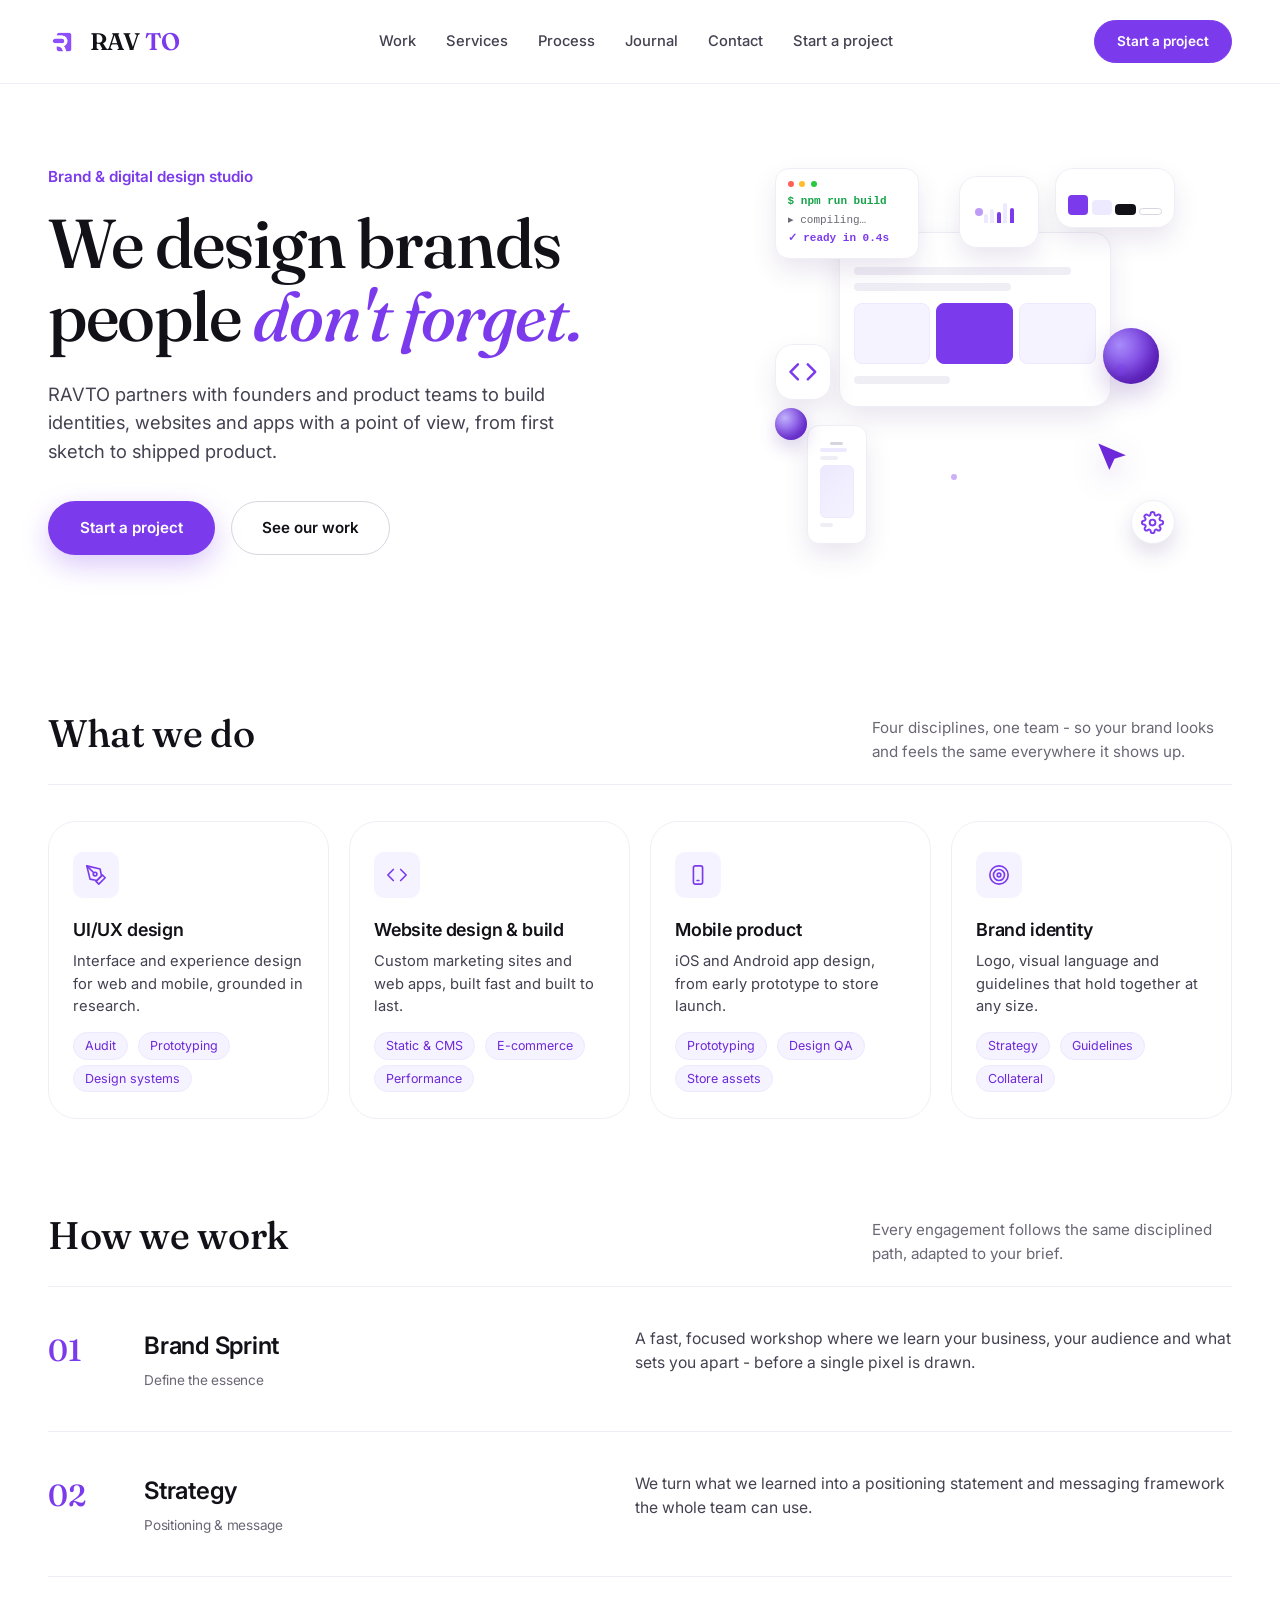
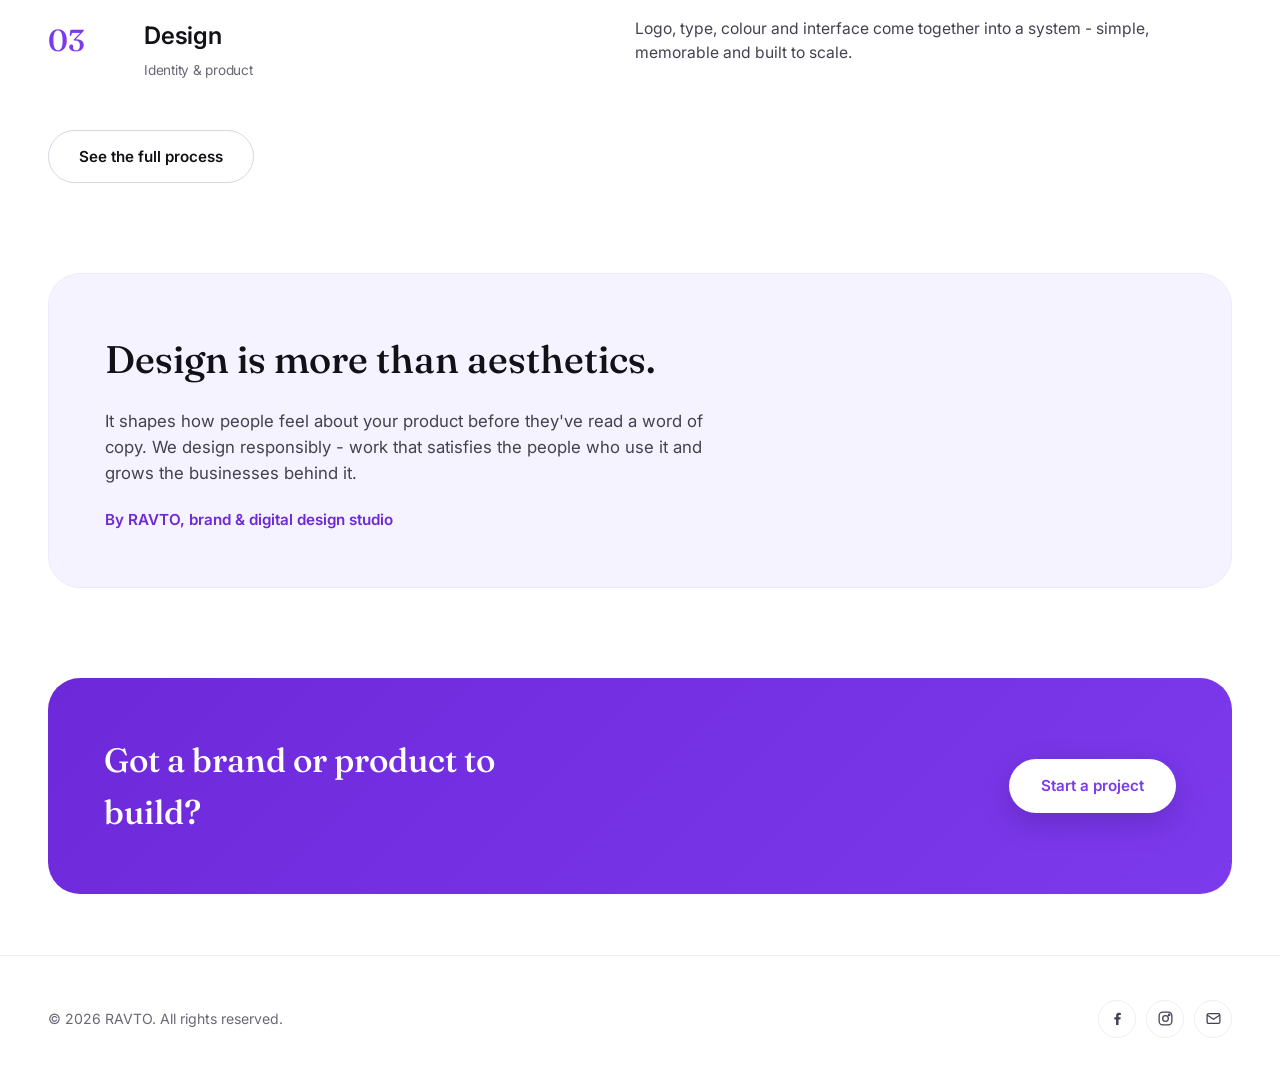
<file: index.html>
<!DOCTYPE html>
<html lang="en">
<head>
<meta charset="UTF-8">
<meta name="viewport" content="width=device-width, initial-scale=1.0">
<title>RAVTO - Brand, product & digital design studio</title>
<meta name="description" content="RAVTO is a brand and digital design studio. We design identities, websites, apps and products for companies that want to be remembered.">
<meta property="og:title" content="RAVTO - Brand, product & digital design studio">
<meta property="og:description" content="We design identities, websites, apps and products for companies that want to be remembered.">
<meta property="og:type" content="website">
<meta property="og:url" content="https://ravto.pages.dev/">
<meta property="og:image" content="https://ravto.pages.dev/assets/og-image.png">
<meta property="og:image:width" content="1200">
<meta property="og:image:height" content="630">
<meta property="og:image:alt" content="RAVTO — Brand & digital design studio">
<meta name="twitter:card" content="summary_large_image">
<link rel="icon" type="image/svg+xml" href="/assets/favicon.svg">
<link rel="canonical" href="https://ravto.pages.dev/">
<link rel="preconnect" href="https://fonts.googleapis.com">
<link rel="preconnect" href="https://fonts.gstatic.com" crossorigin>
<link href="https://fonts.googleapis.com/css2?family=Fraunces:ital,wght@0,500;0,600;1,500&family=Inter:wght@400;500;600;700&display=swap" rel="stylesheet">
<link rel="stylesheet" href="/css/style.css">
</head>
<body>

<nav class="navbar">
  <div class="container">
    <a href="/" class="logo" aria-label="RAVTO home">
      <img src="/assets/favicon.svg" alt="RAVTO logo" class="logo-mark">
      RAV<span class="logo-accent">TO</span>
    </a>

    <ul class="nav-links" id="navLinks">
      <li><a href="/work.html">Work</a></li>
      <li><a href="/services.html">Services</a></li>
      <li><a href="/process.html">Process</a></li>
      <li><a href="/blog.html">Journal</a></li>
      <li><a href="/contact.html">Contact</a></li>
      <li><a href="/contact.html" class="nav-cta-mobile">Start a project</a></li>
    </ul>

    <div class="nav-right">
      <a href="/contact.html" class="nav-cta">Start a project</a>
      <button class="nav-toggle" id="navToggle" aria-label="Toggle menu" aria-expanded="false" aria-controls="navLinks">
        <span></span><span></span><span></span>
      </button>
    </div>
  </div>
</nav>

<main>

  <section class="hero">
    <div class="container hero-grid">
      <div class="hero-content">
        <p class="eyebrow-plain">Brand &amp; digital design studio</p>
        <h1>We design brands<br>people <em>don't forget.</em></h1>
        <p class="hero-sub">RAVTO partners with founders and product teams to build identities, websites and apps with a point of view, from first sketch to shipped product.</p>
        <div class="hero-actions">
          <a href="/contact.html" class="btn-primary">Start a project</a>
          <a href="/work.html" class="btn-secondary">See our work</a>
        </div>
      </div>
      <div class="hero-media">
        <div class="hero-scene" aria-hidden="true">
          <!-- main browser mock -->
          <div class="scene-card scene-browser">
            <div class="browser-bar">
              <span></span><span></span><span></span>
            </div>
            <div class="browser-body">
              <div class="line line-lg"></div>
              <div class="line line-md"></div>
              <div class="browser-blocks">
                <div class="block"></div>
                <div class="block"></div>
                <div class="block"></div>
              </div>
              <div class="line line-sm"></div>
            </div>
          </div>

          <!-- terminal card -->
          <div class="scene-card scene-terminal">
            <div class="terminal-bar">
              <span></span><span></span><span></span>
            </div>
            <div class="terminal-body">
              <span class="t-line t-green">$ npm run build</span>
              <span class="t-line t-dim">▸ compiling…</span>
              <span class="t-line t-purple">✓ ready in 0.4s</span>
            </div>
          </div>

          <!-- colour palette chip -->
          <div class="scene-card scene-palette">
            <span class="swatch swatch-1"></span>
            <span class="swatch swatch-2"></span>
            <span class="swatch swatch-3"></span>
            <span class="swatch swatch-4"></span>
          </div>

          <!-- chart -->
          <div class="scene-card scene-chart">
            <div class="chart-bars">
              <span style="height: 40%"></span>
              <span style="height: 65%"></span>
              <span style="height: 50%"></span>
              <span style="height: 90%"></span>
              <span style="height: 70%"></span>
            </div>
          </div>

          <!-- code chip -->
          <div class="scene-card scene-code">
            <svg viewBox="0 0 24 24" fill="none" stroke="currentColor" stroke-width="2" stroke-linecap="round" stroke-linejoin="round"><polyline points="16 18 22 12 16 6"/><polyline points="8 6 2 12 8 18"/></svg>
          </div>

          <!-- phone -->
          <div class="scene-card scene-phone">
            <div class="phone-notch"></div>
            <div class="phone-screen">
              <div class="p-line p-lg"></div>
              <div class="p-line p-md"></div>
              <div class="p-block"></div>
              <div class="p-line p-sm"></div>
            </div>
          </div>

          <!-- cursor -->
          <div class="scene-card scene-cursor">
            <svg viewBox="0 0 24 24" fill="currentColor"><path d="M4 3.5 19 10l-6.2 1.8L10 18Z"/></svg>
          </div>

          <!-- rotating gear badge -->
          <div class="scene-card scene-gear">
            <svg viewBox="0 0 24 24" fill="none" stroke="currentColor" stroke-width="2" stroke-linecap="round" stroke-linejoin="round">
              <circle cx="12" cy="12" r="3"/>
              <path d="M19.4 15a1.65 1.65 0 0 0 .33 1.82l.06.06a2 2 0 1 1-2.83 2.83l-.06-.06a1.65 1.65 0 0 0-1.82-.33 1.65 1.65 0 0 0-1 1.51V21a2 2 0 1 1-4 0v-.09A1.65 1.65 0 0 0 9 19.4a1.65 1.65 0 0 0-1.82.33l-.06.06a2 2 0 1 1-2.83-2.83l.06-.06a1.65 1.65 0 0 0 .33-1.82 1.65 1.65 0 0 0-1.51-1H3a2 2 0 1 1 0-4h.09A1.65 1.65 0 0 0 4.6 9a1.65 1.65 0 0 0-.33-1.82l-.06-.06a2 2 0 1 1 2.83-2.83l.06.06a1.65 1.65 0 0 0 1.82.33H9a1.65 1.65 0 0 0 1-1.51V3a2 2 0 1 1 4 0v.09a1.65 1.65 0 0 0 1 1.51 1.65 1.65 0 0 0 1.82-.33l.06-.06a2 2 0 1 1 2.83 2.83l-.06.06a1.65 1.65 0 0 0-.33 1.82V9a1.65 1.65 0 0 0 1.51 1H21a2 2 0 1 1 0 4h-.09a1.65 1.65 0 0 0-1.51 1z"/>
            </svg>
          </div>

          <!-- 3D orbs -->
          <div class="scene-orb"></div>
          <div class="scene-orb scene-orb-2"></div>

          <!-- ambient dots -->
          <div class="scene-dot scene-dot-1"></div>
          <div class="scene-dot scene-dot-2"></div>
          <div class="scene-dot scene-dot-3"></div>
        </div>
      </div>
    </div>
  </section>

  <div class="container">

    <div class="section-head reveal">
      <h2>What we do</h2>
      <p class="section-note">Four disciplines, one team - so your brand looks and feels the same everywhere it shows up.</p>
    </div>

    <div class="card-grid">
      <div class="card reveal">
        <div class="card-icon" aria-hidden="true">
          <svg viewBox="0 0 24 24" fill="none" stroke="currentColor" stroke-width="1.8" stroke-linecap="round" stroke-linejoin="round"><path d="M12 19l7-7 3 3-7 7-3-3z"/><path d="M18 13l-1.5-7.5L2 2l3.5 14.5L13 18l5-5z"/><path d="M2 2l7.586 7.586"/><circle cx="11" cy="11" r="2"/></svg>
        </div>
        <h3>UI/UX design</h3>
        <p>Interface and experience design for web and mobile, grounded in research.</p>
        <ul class="card-tags"><li>Audit</li><li>Prototyping</li><li>Design systems</li></ul>
      </div>

      <div class="card reveal">
        <div class="card-icon" aria-hidden="true">
          <svg viewBox="0 0 24 24" fill="none" stroke="currentColor" stroke-width="1.8" stroke-linecap="round" stroke-linejoin="round"><polyline points="16 18 22 12 16 6"/><polyline points="8 6 2 12 8 18"/></svg>
        </div>
        <h3>Website design &amp; build</h3>
        <p>Custom marketing sites and web apps, built fast and built to last.</p>
        <ul class="card-tags"><li>Static &amp; CMS</li><li>E-commerce</li><li>Performance</li></ul>
      </div>

      <div class="card reveal">
        <div class="card-icon" aria-hidden="true">
          <svg viewBox="0 0 24 24" fill="none" stroke="currentColor" stroke-width="1.8" stroke-linecap="round" stroke-linejoin="round"><rect x="7" y="2" width="10" height="20" rx="2"/><line x1="11" y1="18" x2="13" y2="18"/></svg>
        </div>
        <h3>Mobile product</h3>
        <p>iOS and Android app design, from early prototype to store launch.</p>
        <ul class="card-tags"><li>Prototyping</li><li>Design QA</li><li>Store assets</li></ul>
      </div>

      <div class="card reveal">
        <div class="card-icon" aria-hidden="true">
          <svg viewBox="0 0 24 24" fill="none" stroke="currentColor" stroke-width="1.8" stroke-linecap="round" stroke-linejoin="round"><circle cx="12" cy="12" r="10"/><circle cx="12" cy="12" r="6"/><circle cx="12" cy="12" r="2"/></svg>
        </div>
        <h3>Brand identity</h3>
        <p>Logo, visual language and guidelines that hold together at any size.</p>
        <ul class="card-tags"><li>Strategy</li><li>Guidelines</li><li>Collateral</li></ul>
      </div>
    </div>

    <div class="section-head reveal">
      <h2>How we work</h2>
      <p class="section-note">Every engagement follows the same disciplined path, adapted to your brief.</p>
    </div>

    <div class="process-list">
      <div class="process-row reveal">
        <div class="process-index">01</div>
        <div class="process-heading">Brand Sprint<small>Define the essence</small></div>
        <div class="process-copy"><p>A fast, focused workshop where we learn your business, your audience and what sets you apart - before a single pixel is drawn.</p></div>
      </div>
      <div class="process-row reveal">
        <div class="process-index">02</div>
        <div class="process-heading">Strategy<small>Positioning &amp; message</small></div>
        <div class="process-copy"><p>We turn what we learned into a positioning statement and messaging framework the whole team can use.</p></div>
      </div>
      <div class="process-row reveal">
        <div class="process-index">03</div>
        <div class="process-heading">Design<small>Identity &amp; product</small></div>
        <div class="process-copy"><p>Logo, type, colour and interface come together into a system - simple, memorable and built to scale.</p></div>
      </div>
    </div>

    <div style="margin-top: 8px;">
      <a href="/process.html" class="btn-secondary">See the full process</a>
    </div>

    <div class="statement reveal">
      <h2>Design is more than aesthetics.</h2>
      <p>It shapes how people feel about your product before they've read a word of copy. We design responsibly - work that satisfies the people who use it and grows the businesses behind it.</p>
      <p class="statement-sign">By RAVTO, brand &amp; digital design studio</p>
    </div>

    <div class="cta-band reveal">
      <h2>Got a brand or product to build?</h2>
      <a href="/contact.html" class="btn-primary">Start a project</a>
    </div>

  </div>
</main>

<footer class="site-footer">
  <div class="container">
    <p class="footer-copy">© 2026 RAVTO. All rights reserved.</p>
    <ul class="footer-social">
      <li><a href="https://www.facebook.com/RavtoSoftwareCompany" target="_blank" rel="noopener" aria-label="RAVTO on Facebook">
        <svg viewBox="0 0 24 24" fill="currentColor" aria-hidden="true"><path d="M13.5 21v-7.6h2.6l.4-3h-3V8.4c0-.9.3-1.5 1.6-1.5h1.6V4.2C15.8 4.1 14.9 4 13.8 4c-2.2 0-3.7 1.3-3.7 3.8v2.6H7.5v3H10V21h3.5Z"/></svg>
      </a></li>
      <li><a href="https://instagram.com/ravt0" target="_blank" rel="noopener" aria-label="RAVTO on Instagram">
        <svg viewBox="0 0 24 24" fill="none" stroke="currentColor" stroke-width="1.8" aria-hidden="true"><rect x="3" y="3" width="18" height="18" rx="5"/><circle cx="12" cy="12" r="4"/><circle cx="17.2" cy="6.8" r="1"/></svg>
      </a></li>
      <li><a href="mailto:contact.ravto@gmail.com" aria-label="Email RAVTO">
        <svg viewBox="0 0 24 24" fill="none" stroke="currentColor" stroke-width="1.8" aria-hidden="true"><rect x="3" y="5" width="18" height="14" rx="2"/><path d="m3 7 9 6 9-6"/></svg>
      </a></li>
    </ul>
  </div>
</footer>

<button class="back-to-top" aria-label="Back to top">
  <svg viewBox="0 0 24 24" fill="none" stroke="currentColor" stroke-width="2" stroke-linecap="round" stroke-linejoin="round" aria-hidden="true"><line x1="12" y1="19" x2="12" y2="5"/><polyline points="5 12 12 5 19 12"/></svg>
</button>

<script src="/js/main.js" defer></script>
</body>
</html>
</file>
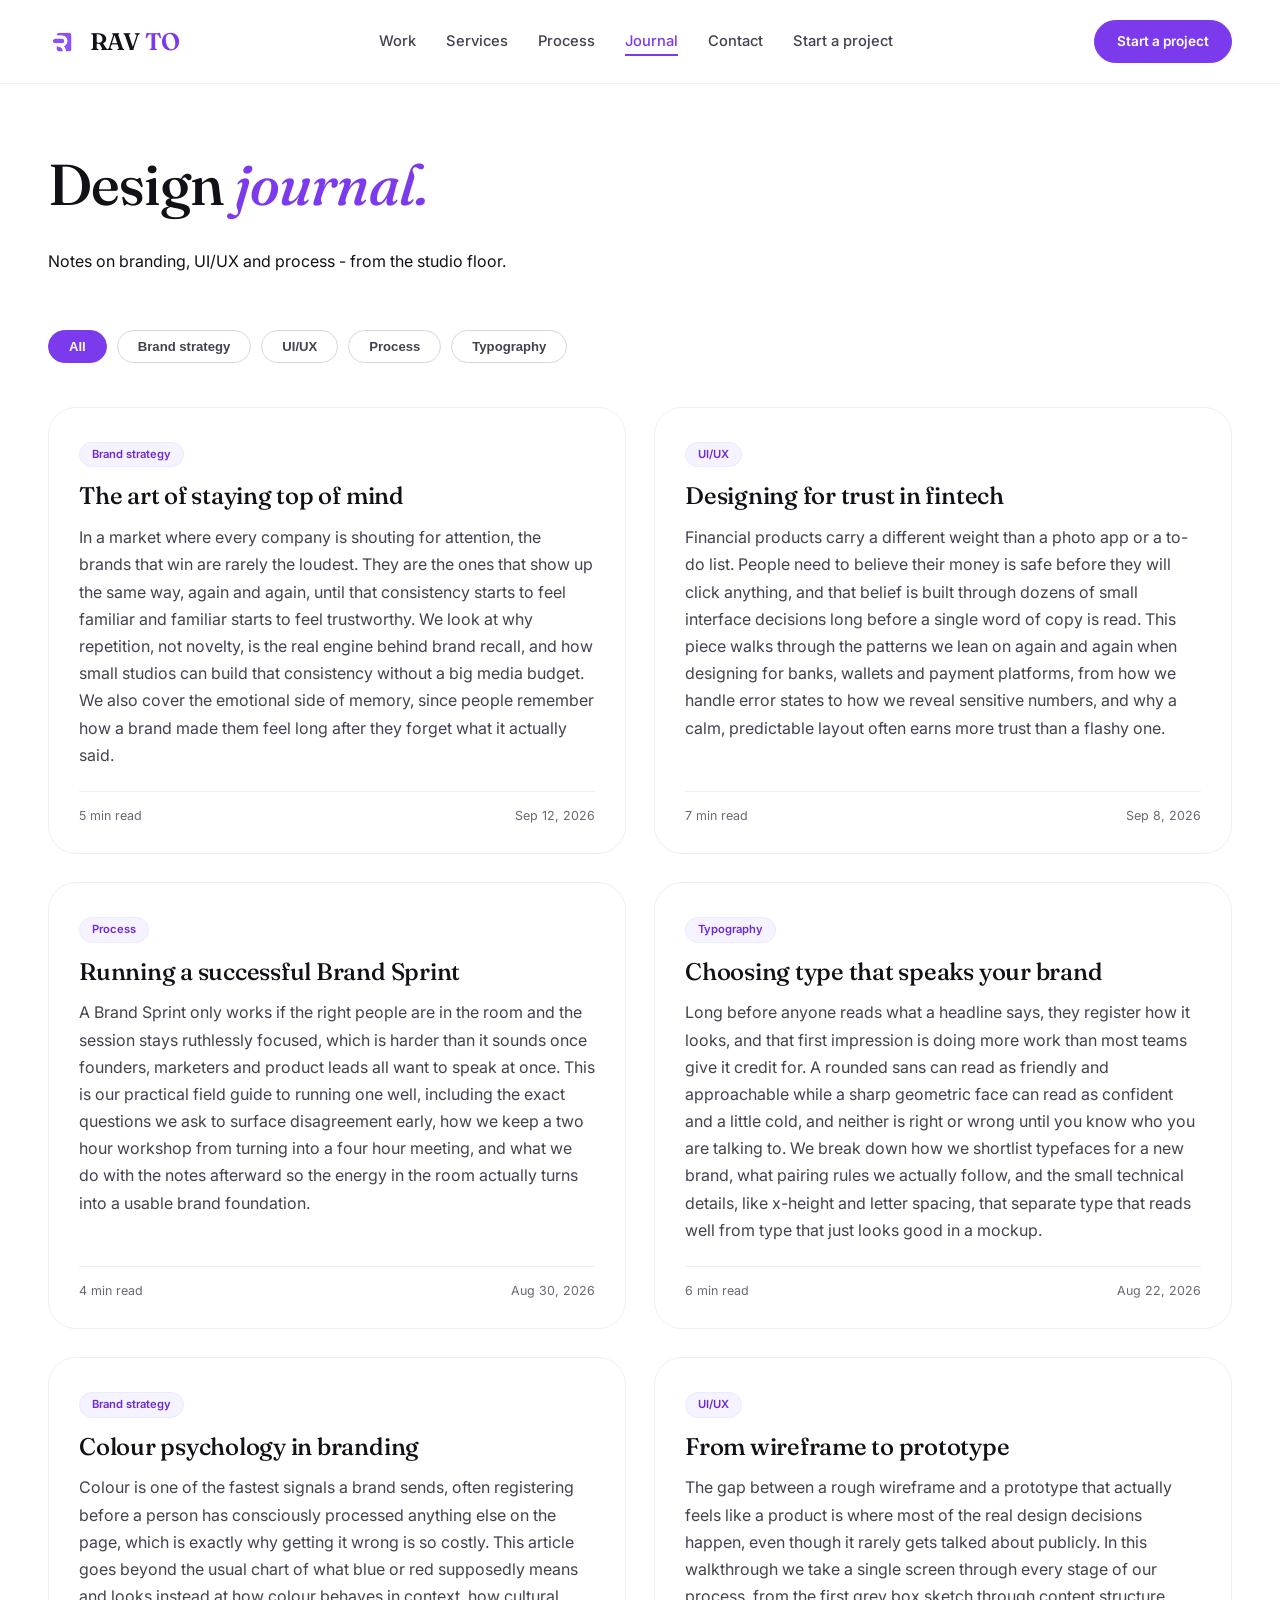
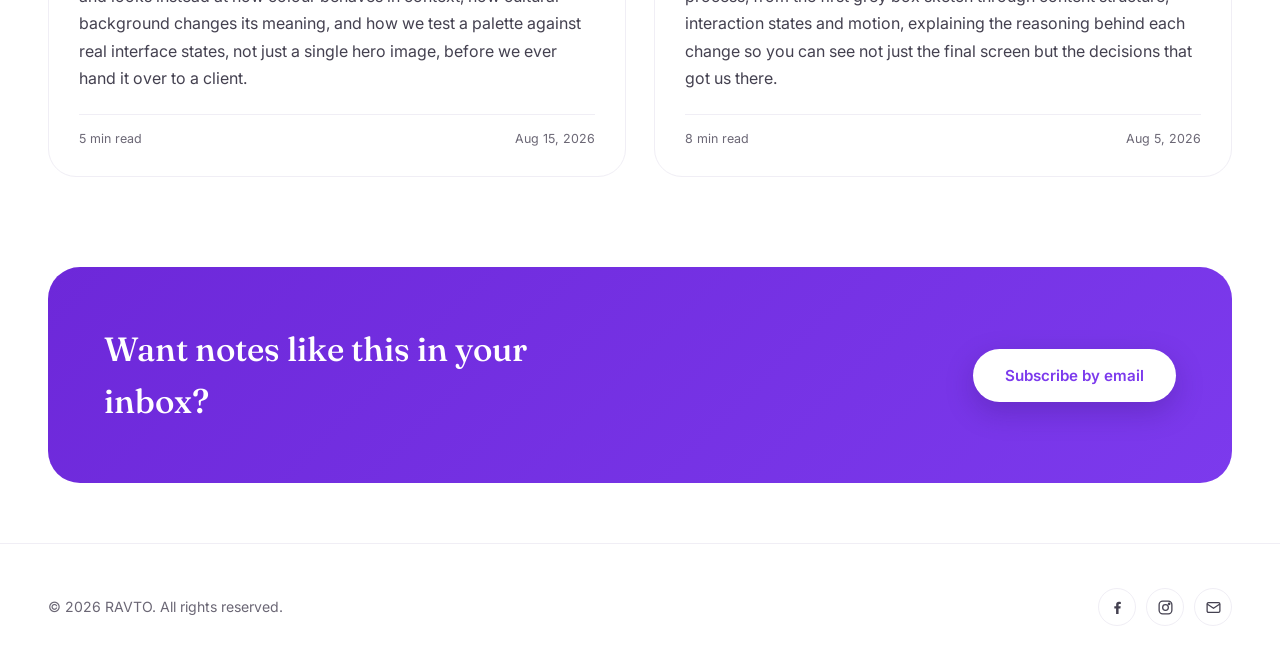
<file: blog.html>
<!DOCTYPE html>
<html lang="en">
<head>
<meta charset="UTF-8">
<meta name="viewport" content="width=device-width, initial-scale=1.0">
<title>Journal - RAVTO</title>
<meta name="description" content="Notes on brand strategy, UI/UX and process from the RAVTO studio.">
<meta property="og:title" content="Journal - RAVTO">
<meta property="og:type" content="website">
<link rel="icon" type="image/svg+xml" href="/assets/favicon.svg">
<meta property="og:image" content="https://ravto.pages.dev/assets/og-image.png">
<meta property="og:image:width" content="1200">
<meta property="og:image:height" content="630">
<meta property="og:image:alt" content="RAVTO — Brand & digital design studio">
<link rel="canonical" href="https://ravto.pages.dev/blog.html">
<link rel="preconnect" href="https://fonts.googleapis.com">
<link rel="preconnect" href="https://fonts.gstatic.com" crossorigin>
<link href="https://fonts.googleapis.com/css2?family=Fraunces:ital,wght@0,500;0,600;1,500&family=Inter:wght@400;500;600;700&display=swap" rel="stylesheet">
<link rel="stylesheet" href="/css/style.css">
</head>
<body>

<nav class="navbar">
  <div class="container">
    <a href="/" class="logo" aria-label="RAVTO home">
      <img src="/assets/favicon.svg" alt="RAVTO logo" class="logo-mark">
      RAV<span class="logo-accent">TO</span>
    </a>
    <ul class="nav-links" id="navLinks">
      <li><a href="/work.html">Work</a></li>
      <li><a href="/services.html">Services</a></li>
      <li><a href="/process.html">Process</a></li>
      <li><a href="/blog.html" aria-current="page">Journal</a></li>
      <li><a href="/contact.html">Contact</a></li>
      <li><a href="/contact.html" class="nav-cta-mobile">Start a project</a></li>
    </ul>
    <div class="nav-right">
      <a href="/contact.html" class="nav-cta">Start a project</a>
      <button class="nav-toggle" id="navToggle" aria-label="Toggle menu" aria-expanded="false" aria-controls="navLinks">
        <span></span><span></span><span></span>
      </button>
    </div>
  </div>
</nav>

<main>
  <section class="page-hero">
    <div class="container">
      <h1>Design <em>journal.</em></h1>
      <p class="hero-sub">Notes on branding, UI/UX and process - from the studio floor.</p>
    </div>
  </section>

  <div class="container">
    <div class="blog-filters" role="group" aria-label="Filter articles by category">
      <button class="filter-btn" data-filter="all" aria-pressed="true">All</button>
      <button class="filter-btn" data-filter="Brand Strategy" aria-pressed="false">Brand strategy</button>
      <button class="filter-btn" data-filter="UI/UX" aria-pressed="false">UI/UX</button>
      <button class="filter-btn" data-filter="Process" aria-pressed="false">Process</button>
      <button class="filter-btn" data-filter="Typography" aria-pressed="false">Typography</button>
    </div>

    <div class="blog-grid">
      <article class="blog-card" data-category="Brand Strategy">
        <span class="blog-cat">Brand strategy</span>
        <h3>The art of staying top of mind</h3>
        <p class="blog-excerpt">In a market where every company is shouting for attention, the brands that win are rarely the loudest. They are the ones that show up the same way, again and again, until that consistency starts to feel familiar and familiar starts to feel trustworthy. We look at why repetition, not novelty, is the real engine behind brand recall, and how small studios can build that consistency without a big media budget. We also cover the emotional side of memory, since people remember how a brand made them feel long after they forget what it actually said.</p>
        <div class="blog-meta"><span>5 min read</span><span>Sep 12, 2026</span></div>
      </article>
      <article class="blog-card" data-category="UI/UX">
        <span class="blog-cat">UI/UX</span>
        <h3>Designing for trust in fintech</h3>
        <p class="blog-excerpt">Financial products carry a different weight than a photo app or a to-do list. People need to believe their money is safe before they will click anything, and that belief is built through dozens of small interface decisions long before a single word of copy is read. This piece walks through the patterns we lean on again and again when designing for banks, wallets and payment platforms, from how we handle error states to how we reveal sensitive numbers, and why a calm, predictable layout often earns more trust than a flashy one.</p>
        <div class="blog-meta"><span>7 min read</span><span>Sep 8, 2026</span></div>
      </article>
      <article class="blog-card" data-category="Process">
        <span class="blog-cat">Process</span>
        <h3>Running a successful Brand Sprint</h3>
        <p class="blog-excerpt">A Brand Sprint only works if the right people are in the room and the session stays ruthlessly focused, which is harder than it sounds once founders, marketers and product leads all want to speak at once. This is our practical field guide to running one well, including the exact questions we ask to surface disagreement early, how we keep a two hour workshop from turning into a four hour meeting, and what we do with the notes afterward so the energy in the room actually turns into a usable brand foundation.</p>
        <div class="blog-meta"><span>4 min read</span><span>Aug 30, 2026</span></div>
      </article>
      <article class="blog-card" data-category="Typography">
        <span class="blog-cat">Typography</span>
        <h3>Choosing type that speaks your brand</h3>
        <p class="blog-excerpt">Long before anyone reads what a headline says, they register how it looks, and that first impression is doing more work than most teams give it credit for. A rounded sans can read as friendly and approachable while a sharp geometric face can read as confident and a little cold, and neither is right or wrong until you know who you are talking to. We break down how we shortlist typefaces for a new brand, what pairing rules we actually follow, and the small technical details, like x-height and letter spacing, that separate type that reads well from type that just looks good in a mockup.</p>
        <div class="blog-meta"><span>6 min read</span><span>Aug 22, 2026</span></div>
      </article>
      <article class="blog-card" data-category="Brand Strategy">
        <span class="blog-cat">Brand strategy</span>
        <h3>Colour psychology in branding</h3>
        <p class="blog-excerpt">Colour is one of the fastest signals a brand sends, often registering before a person has consciously processed anything else on the page, which is exactly why getting it wrong is so costly. This article goes beyond the usual chart of what blue or red supposedly means and looks instead at how colour behaves in context, how cultural background changes its meaning, and how we test a palette against real interface states, not just a single hero image, before we ever hand it over to a client.</p>
        <div class="blog-meta"><span>5 min read</span><span>Aug 15, 2026</span></div>
      </article>
      <article class="blog-card" data-category="UI/UX">
        <span class="blog-cat">UI/UX</span>
        <h3>From wireframe to prototype</h3>
        <p class="blog-excerpt">The gap between a rough wireframe and a prototype that actually feels like a product is where most of the real design decisions happen, even though it rarely gets talked about publicly. In this walkthrough we take a single screen through every stage of our process, from the first grey box sketch through content structure, interaction states and motion, explaining the reasoning behind each change so you can see not just the final screen but the decisions that got us there.</p>
        <div class="blog-meta"><span>8 min read</span><span>Aug 5, 2026</span></div>
      </article>
    </div>

    <div class="cta-band">
      <h2>Want notes like this in your inbox?</h2>
      <a href="mailto:contact.ravto@gmail.com?subject=Add%20me%20to%20the%20RAVTO%20journal" class="btn-primary">Subscribe by email</a>
    </div>
  </div>
</main>

<footer class="site-footer">
  <div class="container">
    <p class="footer-copy">© 2026 RAVTO. All rights reserved.</p>
    <ul class="footer-social">
      <li><a href="https://www.facebook.com/RavtoSoftwareCompany" target="_blank" rel="noopener" aria-label="RAVTO on Facebook">
        <svg viewBox="0 0 24 24" fill="currentColor" aria-hidden="true"><path d="M13.5 21v-7.6h2.6l.4-3h-3V8.4c0-.9.3-1.5 1.6-1.5h1.6V4.2C15.8 4.1 14.9 4 13.8 4c-2.2 0-3.7 1.3-3.7 3.8v2.6H7.5v3H10V21h3.5Z"/></svg>
      </a></li>
      <li><a href="https://instagram.com/ravt0" target="_blank" rel="noopener" aria-label="RAVTO on Instagram">
        <svg viewBox="0 0 24 24" fill="none" stroke="currentColor" stroke-width="1.8" aria-hidden="true"><rect x="3" y="3" width="18" height="18" rx="5"/><circle cx="12" cy="12" r="4"/><circle cx="17.2" cy="6.8" r="1"/></svg>
      </a></li>
      <li><a href="mailto:contact.ravto@gmail.com" aria-label="Email RAVTO">
        <svg viewBox="0 0 24 24" fill="none" stroke="currentColor" stroke-width="1.8" aria-hidden="true"><rect x="3" y="5" width="18" height="14" rx="2"/><path d="m3 7 9 6 9-6"/></svg>
      </a></li>
    </ul>
  </div>
</footer>

<button class="back-to-top" aria-label="Back to top">
  <svg viewBox="0 0 24 24" fill="none" stroke="currentColor" stroke-width="2" stroke-linecap="round" stroke-linejoin="round" aria-hidden="true"><line x1="12" y1="19" x2="12" y2="5"/><polyline points="5 12 12 5 19 12"/></svg>
</button>

<script src="/js/main.js" defer></script>
</body>
</html>
</file>
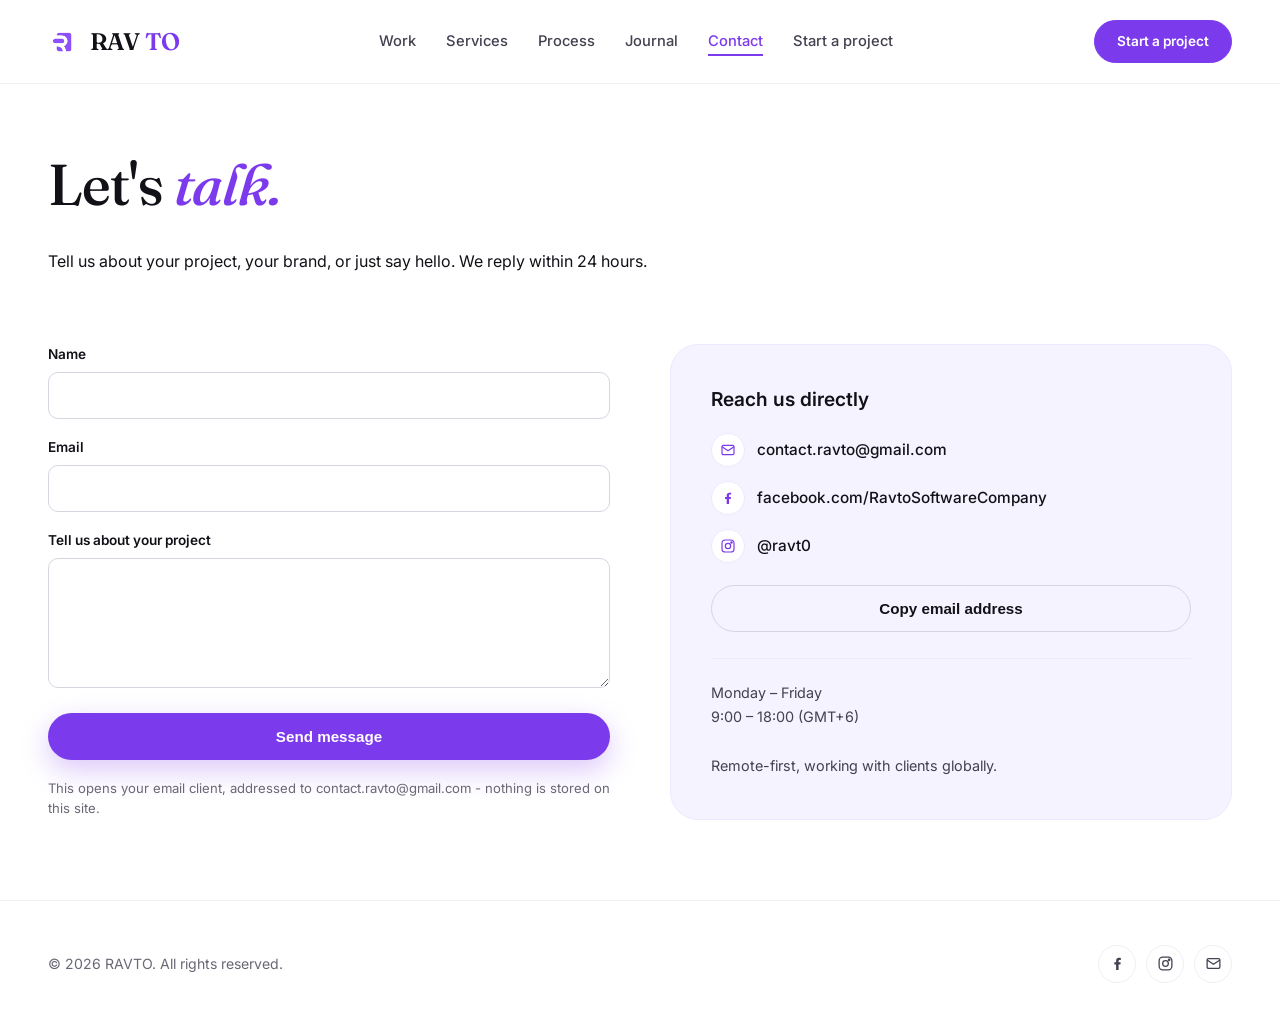
<file: contact.html>
<!DOCTYPE html>
<html lang="en">
<head>
<meta charset="UTF-8">
<meta name="viewport" content="width=device-width, initial-scale=1.0">
<title>Contact - RAVTO</title>
<meta name="description" content="Get in touch with RAVTO to start a brand, website or product project.">
<meta property="og:title" content="Contact - RAVTO">
<meta property="og:type" content="website">
<link rel="icon" type="image/svg+xml" href="/assets/favicon.svg">
<meta property="og:image" content="https://ravto.pages.dev/assets/og-image.png">
<meta property="og:image:width" content="1200">
<meta property="og:image:height" content="630">
<meta property="og:image:alt" content="RAVTO — Brand & digital design studio">
<link rel="canonical" href="https://ravto.pages.dev/contact.html">
<link rel="preconnect" href="https://fonts.googleapis.com">
<link rel="preconnect" href="https://fonts.gstatic.com" crossorigin>
<link href="https://fonts.googleapis.com/css2?family=Fraunces:ital,wght@0,500;0,600;1,500&family=Inter:wght@400;500;600;700&display=swap" rel="stylesheet">
<link rel="stylesheet" href="/css/style.css">
</head>
<body>

<nav class="navbar">
  <div class="container">
    <a href="/" class="logo" aria-label="RAVTO home">
      <img src="/assets/favicon.svg" alt="RAVTO logo" class="logo-mark">
      RAV<span class="logo-accent">TO</span>
    </a>
    <ul class="nav-links" id="navLinks">
      <li><a href="/work.html">Work</a></li>
      <li><a href="/services.html">Services</a></li>
      <li><a href="/process.html">Process</a></li>
      <li><a href="/blog.html">Journal</a></li>
      <li><a href="/contact.html" aria-current="page">Contact</a></li>
      <li><a href="/contact.html" class="nav-cta-mobile">Start a project</a></li>
    </ul>
    <div class="nav-right">
      <a href="/contact.html" class="nav-cta">Start a project</a>
      <button class="nav-toggle" id="navToggle" aria-label="Toggle menu" aria-expanded="false" aria-controls="navLinks">
        <span></span><span></span><span></span>
      </button>
    </div>
  </div>
</nav>

<main>
  <section class="page-hero">
    <div class="container">
      <h1>Let's <em>talk.</em></h1>
      <p class="hero-sub">Tell us about your project, your brand, or just say hello. We reply within 24 hours.</p>
    </div>
  </section>

  <div class="container">
    <div class="contact-grid">
      <form class="contact-form" id="contact-form" novalidate>
        <div class="field">
          <label for="cf-name">Name</label>
          <input type="text" id="cf-name" name="name" autocomplete="name" required>
        </div>
        <div class="field">
          <label for="cf-email">Email</label>
          <input type="email" id="cf-email" name="email" autocomplete="email" required>
        </div>
        <div class="field">
          <label for="cf-message">Tell us about your project</label>
          <textarea id="cf-message" name="message" required></textarea>
        </div>
        <button type="submit" class="btn-primary">Send message</button>
        <p class="form-note">This opens your email client, addressed to contact.ravto@gmail.com - nothing is stored on this site.</p>
      </form>

      <aside class="contact-side">
        <h3>Reach us directly</h3>
        <ul class="contact-link-list">
          <li>
            <a href="mailto:contact.ravto@gmail.com">
              <span class="icon-badge">
                <svg viewBox="0 0 24 24" fill="none" stroke="currentColor" stroke-width="1.8" aria-hidden="true"><rect x="3" y="5" width="18" height="14" rx="2"/><path d="m3 7 9 6 9-6"/></svg>
              </span>
              contact.ravto@gmail.com
            </a>
          </li>
          <li>
            <a href="https://www.facebook.com/RavtoSoftwareCompany" target="_blank" rel="noopener">
              <span class="icon-badge">
                <svg viewBox="0 0 24 24" fill="currentColor" aria-hidden="true"><path d="M13.5 21v-7.6h2.6l.4-3h-3V8.4c0-.9.3-1.5 1.6-1.5h1.6V4.2C15.8 4.1 14.9 4 13.8 4c-2.2 0-3.7 1.3-3.7 3.8v2.6H7.5v3H10V21h3.5Z"/></svg>
              </span>
              facebook.com/RavtoSoftwareCompany
            </a>
          </li>
          <li>
            <a href="https://instagram.com/ravt0" target="_blank" rel="noopener">
              <span class="icon-badge">
                <svg viewBox="0 0 24 24" fill="none" stroke="currentColor" stroke-width="1.8" aria-hidden="true"><rect x="3" y="3" width="18" height="18" rx="5"/><circle cx="12" cy="12" r="4"/><circle cx="17.2" cy="6.8" r="1"/></svg>
              </span>
              @ravt0
            </a>
          </li>
        </ul>
        <button class="btn-secondary" data-copy-email style="margin-top: 22px; width: 100%;">Copy email address</button>
        <div class="hours">
          Monday – Friday<br>
          9:00 – 18:00 (GMT+6)<br><br>
          Remote-first, working with clients globally.
        </div>
      </aside>
    </div>
  </div>
</main>

<footer class="site-footer">
  <div class="container">
    <p class="footer-copy">© 2026 RAVTO. All rights reserved.</p>
    <ul class="footer-social">
      <li><a href="https://www.facebook.com/RavtoSoftwareCompany" target="_blank" rel="noopener" aria-label="RAVTO on Facebook">
        <svg viewBox="0 0 24 24" fill="currentColor" aria-hidden="true"><path d="M13.5 21v-7.6h2.6l.4-3h-3V8.4c0-.9.3-1.5 1.6-1.5h1.6V4.2C15.8 4.1 14.9 4 13.8 4c-2.2 0-3.7 1.3-3.7 3.8v2.6H7.5v3H10V21h3.5Z"/></svg>
      </a></li>
      <li><a href="https://instagram.com/ravt0" target="_blank" rel="noopener" aria-label="RAVTO on Instagram">
        <svg viewBox="0 0 24 24" fill="none" stroke="currentColor" stroke-width="1.8" aria-hidden="true"><rect x="3" y="3" width="18" height="18" rx="5"/><circle cx="12" cy="12" r="4"/><circle cx="17.2" cy="6.8" r="1"/></svg>
      </a></li>
      <li><a href="mailto:contact.ravto@gmail.com" aria-label="Email RAVTO">
        <svg viewBox="0 0 24 24" fill="none" stroke="currentColor" stroke-width="1.8" aria-hidden="true"><rect x="3" y="5" width="18" height="14" rx="2"/><path d="m3 7 9 6 9-6"/></svg>
      </a></li>
    </ul>
  </div>
</footer>

<button class="back-to-top" aria-label="Back to top">
  <svg viewBox="0 0 24 24" fill="none" stroke="currentColor" stroke-width="2" stroke-linecap="round" stroke-linejoin="round" aria-hidden="true"><line x1="12" y1="19" x2="12" y2="5"/><polyline points="5 12 12 5 19 12"/></svg>
</button>

<script src="/js/main.js" defer></script>
</body>
</html>
</file>
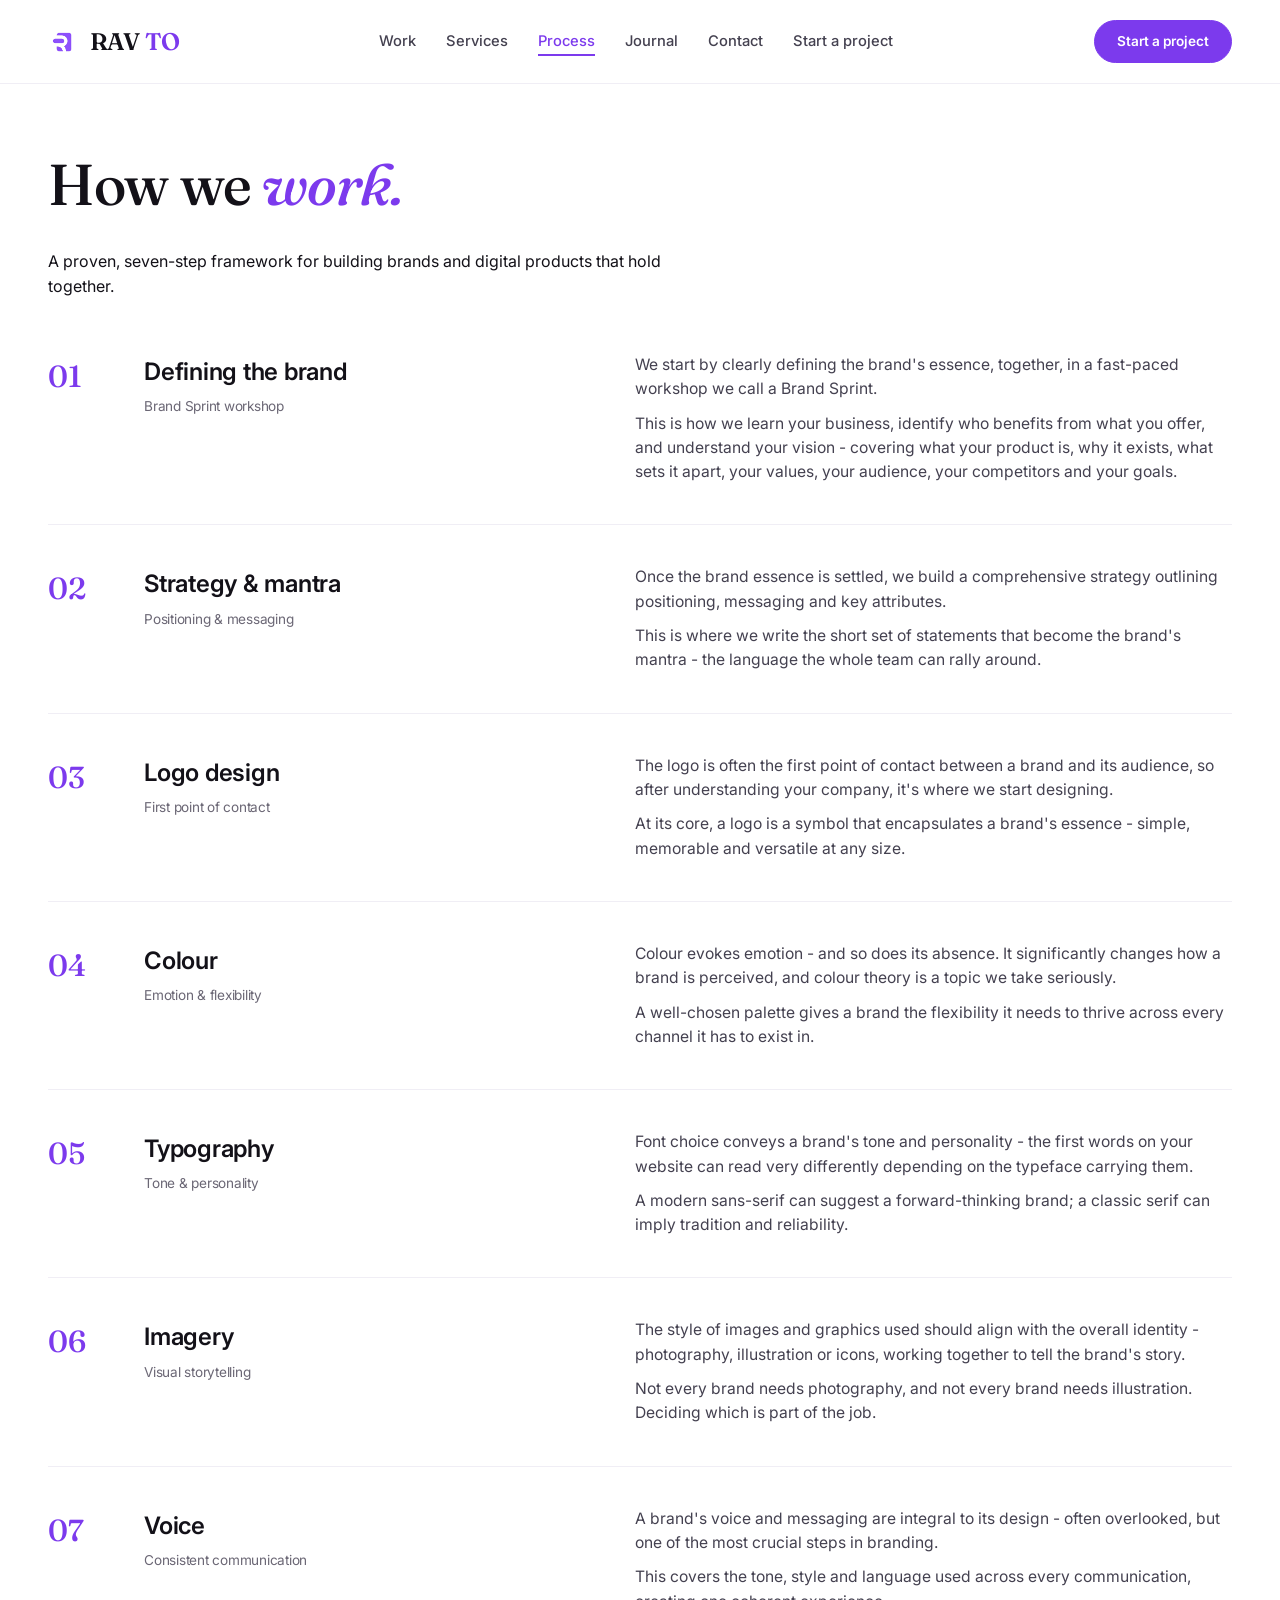
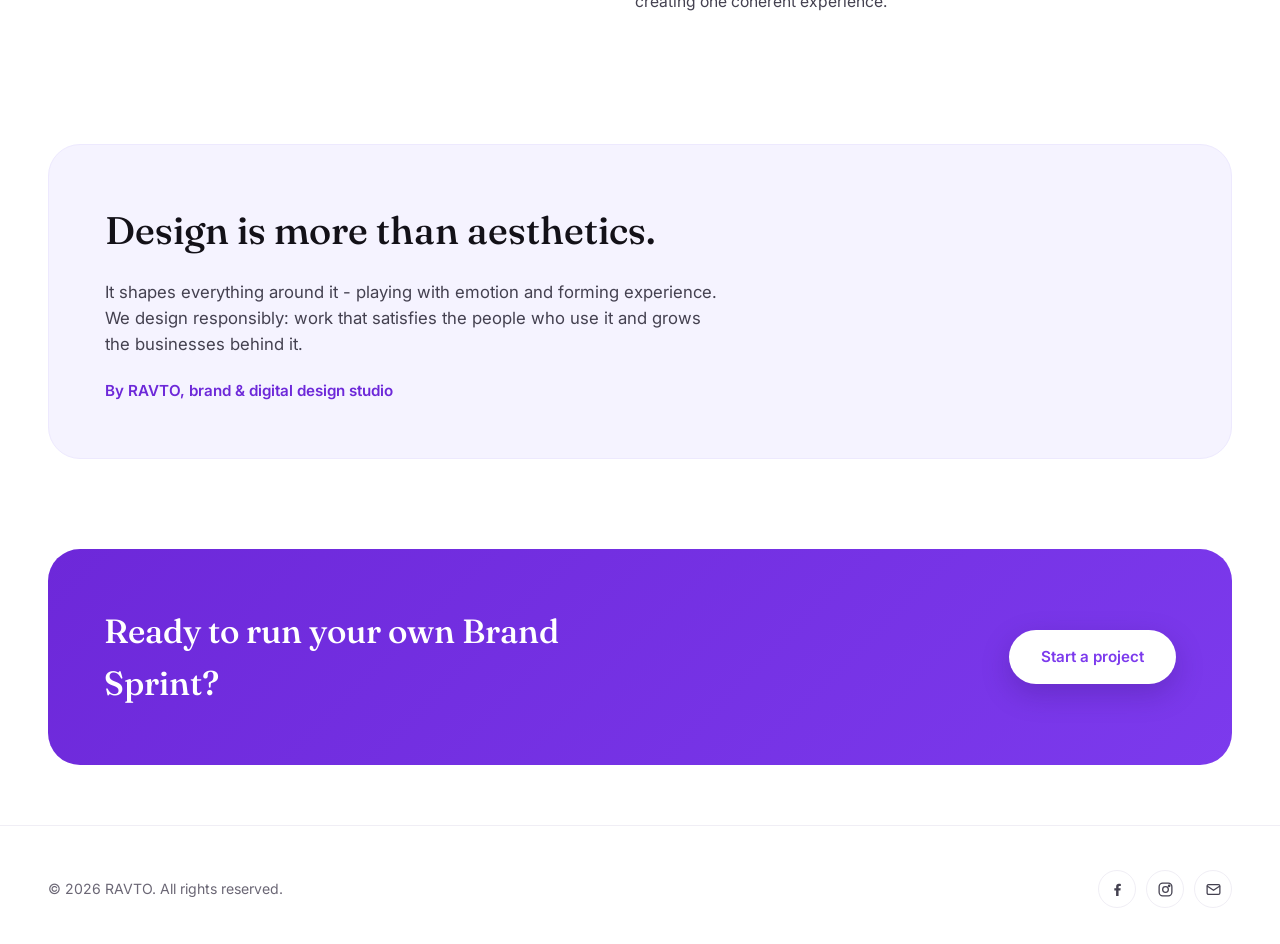
<file: process.html>
<!DOCTYPE html>
<html lang="en">
<head>
<meta charset="UTF-8">
<meta name="viewport" content="width=device-width, initial-scale=1.0">
<title>Process - RAVTO</title>
<meta name="description" content="How RAVTO takes a brand from first workshop to finished identity and product.">
<meta property="og:title" content="Process - RAVTO">
<meta property="og:type" content="website">
<link rel="icon" type="image/svg+xml" href="/assets/favicon.svg">
<meta property="og:image" content="https://ravto.pages.dev/assets/og-image.png">
<meta property="og:image:width" content="1200">
<meta property="og:image:height" content="630">
<meta property="og:image:alt" content="RAVTO — Brand & digital design studio">
<link rel="canonical" href="https://ravto.pages.dev/process.html">
<link rel="preconnect" href="https://fonts.googleapis.com">
<link rel="preconnect" href="https://fonts.gstatic.com" crossorigin>
<link href="https://fonts.googleapis.com/css2?family=Fraunces:ital,wght@0,500;0,600;1,500&family=Inter:wght@400;500;600;700&display=swap" rel="stylesheet">
<link rel="stylesheet" href="/css/style.css">
</head>
<body>

<nav class="navbar">
  <div class="container">
    <a href="/" class="logo" aria-label="RAVTO home">
      <img src="/assets/favicon.svg" alt="RAVTO logo" class="logo-mark">
      RAV<span class="logo-accent">TO</span>
    </a>
    <ul class="nav-links" id="navLinks">
      <li><a href="/work.html">Work</a></li>
      <li><a href="/services.html">Services</a></li>
      <li><a href="/process.html" aria-current="page">Process</a></li>
      <li><a href="/blog.html">Journal</a></li>
      <li><a href="/contact.html">Contact</a></li>
      <li><a href="/contact.html" class="nav-cta-mobile">Start a project</a></li>
    </ul>
    <div class="nav-right">
      <a href="/contact.html" class="nav-cta">Start a project</a>
      <button class="nav-toggle" id="navToggle" aria-label="Toggle menu" aria-expanded="false" aria-controls="navLinks">
        <span></span><span></span><span></span>
      </button>
    </div>
  </div>
</nav>

<main>
  <section class="page-hero">
    <div class="container">
      <h1>How we <em>work.</em></h1>
      <p class="hero-sub">A proven, seven-step framework for building brands and digital products that hold together.</p>
    </div>
  </section>

  <div class="container">
    <div class="process-list" style="margin-top: 30px;">
      <div class="process-row">
        <div class="process-index">01</div>
        <div class="process-heading">Defining the brand<small>Brand Sprint workshop</small></div>
        <div class="process-copy">
          <p>We start by clearly defining the brand's essence, together, in a fast-paced workshop we call a Brand Sprint.</p>
          <p>This is how we learn your business, identify who benefits from what you offer, and understand your vision - covering what your product is, why it exists, what sets it apart, your values, your audience, your competitors and your goals.</p>
        </div>
      </div>
      <div class="process-row">
        <div class="process-index">02</div>
        <div class="process-heading">Strategy &amp; mantra<small>Positioning &amp; messaging</small></div>
        <div class="process-copy">
          <p>Once the brand essence is settled, we build a comprehensive strategy outlining positioning, messaging and key attributes.</p>
          <p>This is where we write the short set of statements that become the brand's mantra - the language the whole team can rally around.</p>
        </div>
      </div>
      <div class="process-row">
        <div class="process-index">03</div>
        <div class="process-heading">Logo design<small>First point of contact</small></div>
        <div class="process-copy">
          <p>The logo is often the first point of contact between a brand and its audience, so after understanding your company, it's where we start designing.</p>
          <p>At its core, a logo is a symbol that encapsulates a brand's essence - simple, memorable and versatile at any size.</p>
        </div>
      </div>
      <div class="process-row">
        <div class="process-index">04</div>
        <div class="process-heading">Colour<small>Emotion &amp; flexibility</small></div>
        <div class="process-copy">
          <p>Colour evokes emotion - and so does its absence. It significantly changes how a brand is perceived, and colour theory is a topic we take seriously.</p>
          <p>A well-chosen palette gives a brand the flexibility it needs to thrive across every channel it has to exist in.</p>
        </div>
      </div>
      <div class="process-row">
        <div class="process-index">05</div>
        <div class="process-heading">Typography<small>Tone &amp; personality</small></div>
        <div class="process-copy">
          <p>Font choice conveys a brand's tone and personality - the first words on your website can read very differently depending on the typeface carrying them.</p>
          <p>A modern sans-serif can suggest a forward-thinking brand; a classic serif can imply tradition and reliability.</p>
        </div>
      </div>
      <div class="process-row">
        <div class="process-index">06</div>
        <div class="process-heading">Imagery<small>Visual storytelling</small></div>
        <div class="process-copy">
          <p>The style of images and graphics used should align with the overall identity - photography, illustration or icons, working together to tell the brand's story.</p>
          <p>Not every brand needs photography, and not every brand needs illustration. Deciding which is part of the job.</p>
        </div>
      </div>
      <div class="process-row">
        <div class="process-index">07</div>
        <div class="process-heading">Voice<small>Consistent communication</small></div>
        <div class="process-copy">
          <p>A brand's voice and messaging are integral to its design - often overlooked, but one of the most crucial steps in branding.</p>
          <p>This covers the tone, style and language used across every communication, creating one coherent experience.</p>
        </div>
      </div>
    </div>

    <div class="statement">
      <h2>Design is more than aesthetics.</h2>
      <p>It shapes everything around it - playing with emotion and forming experience. We design responsibly: work that satisfies the people who use it and grows the businesses behind it.</p>
      <p class="statement-sign">By RAVTO, brand &amp; digital design studio</p>
    </div>

    <div class="cta-band">
      <h2>Ready to run your own Brand Sprint?</h2>
      <a href="/contact.html" class="btn-primary">Start a project</a>
    </div>
  </div>
</main>

<footer class="site-footer">
  <div class="container">
    <p class="footer-copy">© 2026 RAVTO. All rights reserved.</p>
    <ul class="footer-social">
      <li><a href="https://www.facebook.com/RavtoSoftwareCompany" target="_blank" rel="noopener" aria-label="RAVTO on Facebook">
        <svg viewBox="0 0 24 24" fill="currentColor" aria-hidden="true"><path d="M13.5 21v-7.6h2.6l.4-3h-3V8.4c0-.9.3-1.5 1.6-1.5h1.6V4.2C15.8 4.1 14.9 4 13.8 4c-2.2 0-3.7 1.3-3.7 3.8v2.6H7.5v3H10V21h3.5Z"/></svg>
      </a></li>
      <li><a href="https://instagram.com/ravt0" target="_blank" rel="noopener" aria-label="RAVTO on Instagram">
        <svg viewBox="0 0 24 24" fill="none" stroke="currentColor" stroke-width="1.8" aria-hidden="true"><rect x="3" y="3" width="18" height="18" rx="5"/><circle cx="12" cy="12" r="4"/><circle cx="17.2" cy="6.8" r="1"/></svg>
      </a></li>
      <li><a href="mailto:contact.ravto@gmail.com" aria-label="Email RAVTO">
        <svg viewBox="0 0 24 24" fill="none" stroke="currentColor" stroke-width="1.8" aria-hidden="true"><rect x="3" y="5" width="18" height="14" rx="2"/><path d="m3 7 9 6 9-6"/></svg>
      </a></li>
    </ul>
  </div>
</footer>

<button class="back-to-top" aria-label="Back to top">
  <svg viewBox="0 0 24 24" fill="none" stroke="currentColor" stroke-width="2" stroke-linecap="round" stroke-linejoin="round" aria-hidden="true"><line x1="12" y1="19" x2="12" y2="5"/><polyline points="5 12 12 5 19 12"/></svg>
</button>

<script src="/js/main.js" defer></script>
</body>
</html>
</file>
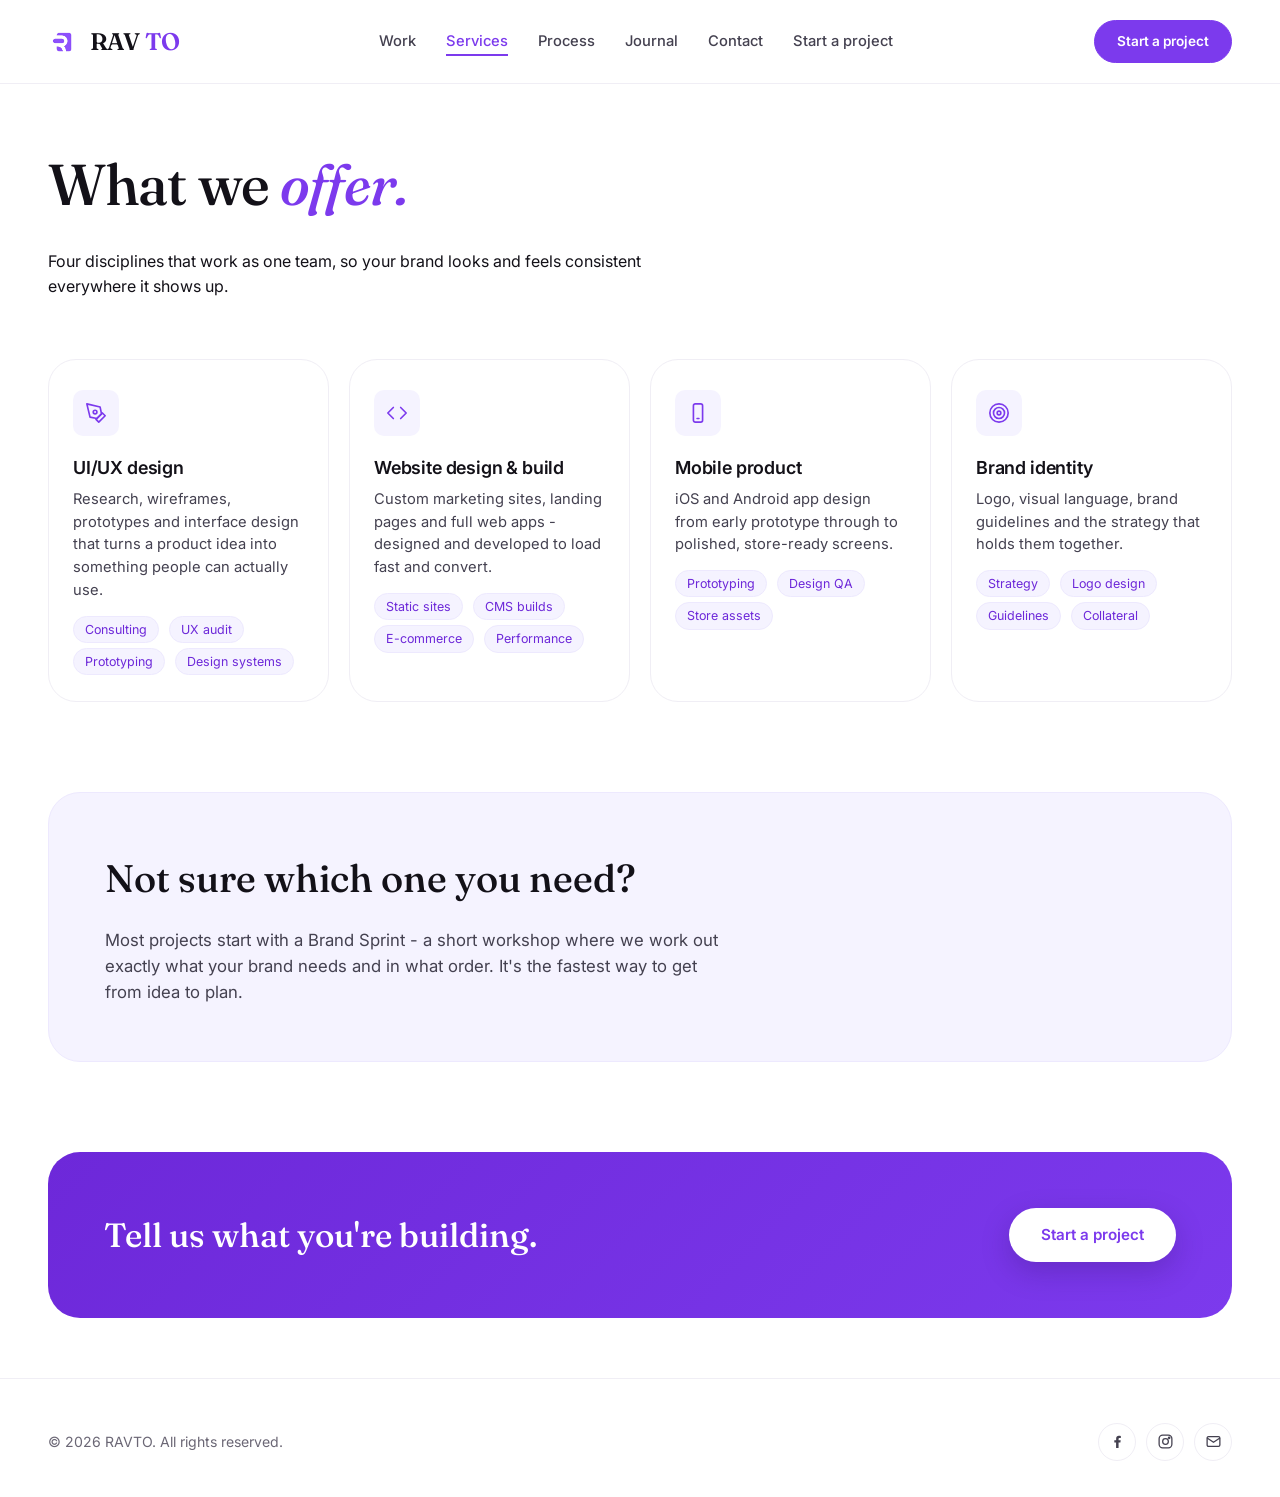
<file: services.html>
<!DOCTYPE html>
<html lang="en">
<head>
<meta charset="UTF-8">
<meta name="viewport" content="width=device-width, initial-scale=1.0">
<title>Services - RAVTO</title>
<meta name="description" content="UI/UX design, website design and build, mobile product design and brand identity - everything RAVTO offers.">
<meta property="og:title" content="Services - RAVTO">
<meta property="og:type" content="website">
<link rel="icon" type="image/svg+xml" href="/assets/favicon.svg">
<meta property="og:image" content="https://ravto.pages.dev/assets/og-image.png">
<meta property="og:image:width" content="1200">
<meta property="og:image:height" content="630">
<meta property="og:image:alt" content="RAVTO — Brand & digital design studio">
<link rel="canonical" href="https://ravto.pages.dev/services.html">
<link rel="preconnect" href="https://fonts.googleapis.com">
<link rel="preconnect" href="https://fonts.gstatic.com" crossorigin>
<link href="https://fonts.googleapis.com/css2?family=Fraunces:ital,wght@0,500;0,600;1,500&family=Inter:wght@400;500;600;700&display=swap" rel="stylesheet">
<link rel="stylesheet" href="/css/style.css">
</head>
<body>

<nav class="navbar">
  <div class="container">
    <a href="/" class="logo" aria-label="RAVTO home">
      <img src="/assets/favicon.svg" alt="RAVTO logo" class="logo-mark">
      RAV<span class="logo-accent">TO</span>
    </a>
    <ul class="nav-links" id="navLinks">
      <li><a href="/work.html">Work</a></li>
      <li><a href="/services.html" aria-current="page">Services</a></li>
      <li><a href="/process.html">Process</a></li>
      <li><a href="/blog.html">Journal</a></li>
      <li><a href="/contact.html">Contact</a></li>
      <li><a href="/contact.html" class="nav-cta-mobile">Start a project</a></li>
    </ul>
    <div class="nav-right">
      <a href="/contact.html" class="nav-cta">Start a project</a>
      <button class="nav-toggle" id="navToggle" aria-label="Toggle menu" aria-expanded="false" aria-controls="navLinks">
        <span></span><span></span><span></span>
      </button>
    </div>
  </div>
</nav>

<main>
  <section class="page-hero">
    <div class="container">
      <h1>What we <em>offer.</em></h1>
      <p class="hero-sub">Four disciplines that work as one team, so your brand looks and feels consistent everywhere it shows up.</p>
    </div>
  </section>

  <div class="container">
    <div class="card-grid" style="margin-top: 40px;">
      <div class="card">
        <div class="card-icon" aria-hidden="true">
          <svg viewBox="0 0 24 24" fill="none" stroke="currentColor" stroke-width="1.8" stroke-linecap="round" stroke-linejoin="round"><path d="M12 19l7-7 3 3-7 7-3-3z"/><path d="M18 13l-1.5-7.5L2 2l3.5 14.5L13 18l5-5z"/><circle cx="11" cy="11" r="2"/></svg>
        </div>
        <h3>UI/UX design</h3>
        <p>Research, wireframes, prototypes and interface design that turns a product idea into something people can actually use.</p>
        <ul class="card-tags"><li>Consulting</li><li>UX audit</li><li>Prototyping</li><li>Design systems</li></ul>
      </div>
      <div class="card">
        <div class="card-icon" aria-hidden="true">
          <svg viewBox="0 0 24 24" fill="none" stroke="currentColor" stroke-width="1.8" stroke-linecap="round" stroke-linejoin="round"><polyline points="16 18 22 12 16 6"/><polyline points="8 6 2 12 8 18"/></svg>
        </div>
        <h3>Website design &amp; build</h3>
        <p>Custom marketing sites, landing pages and full web apps - designed and developed to load fast and convert.</p>
        <ul class="card-tags"><li>Static sites</li><li>CMS builds</li><li>E-commerce</li><li>Performance</li></ul>
      </div>
      <div class="card">
        <div class="card-icon" aria-hidden="true">
          <svg viewBox="0 0 24 24" fill="none" stroke="currentColor" stroke-width="1.8" stroke-linecap="round" stroke-linejoin="round"><rect x="7" y="2" width="10" height="20" rx="2"/><line x1="11" y1="18" x2="13" y2="18"/></svg>
        </div>
        <h3>Mobile product</h3>
        <p>iOS and Android app design from early prototype through to polished, store-ready screens.</p>
        <ul class="card-tags"><li>Prototyping</li><li>Design QA</li><li>Store assets</li></ul>
      </div>
      <div class="card">
        <div class="card-icon" aria-hidden="true">
          <svg viewBox="0 0 24 24" fill="none" stroke="currentColor" stroke-width="1.8" stroke-linecap="round" stroke-linejoin="round"><circle cx="12" cy="12" r="10"/><circle cx="12" cy="12" r="6"/><circle cx="12" cy="12" r="2"/></svg>
        </div>
        <h3>Brand identity</h3>
        <p>Logo, visual language, brand guidelines and the strategy that holds them together.</p>
        <ul class="card-tags"><li>Strategy</li><li>Logo design</li><li>Guidelines</li><li>Collateral</li></ul>
      </div>
    </div>

    <div class="statement">
      <h2>Not sure which one you need?</h2>
      <p>Most projects start with a Brand Sprint - a short workshop where we work out exactly what your brand needs and in what order. It's the fastest way to get from idea to plan.</p>
    </div>

    <div class="cta-band">
      <h2>Tell us what you're building.</h2>
      <a href="/contact.html" class="btn-primary">Start a project</a>
    </div>
  </div>
</main>

<footer class="site-footer">
  <div class="container">
    <p class="footer-copy">© 2026 RAVTO. All rights reserved.</p>
    <ul class="footer-social">
      <li><a href="https://www.facebook.com/RavtoSoftwareCompany" target="_blank" rel="noopener" aria-label="RAVTO on Facebook">
        <svg viewBox="0 0 24 24" fill="currentColor" aria-hidden="true"><path d="M13.5 21v-7.6h2.6l.4-3h-3V8.4c0-.9.3-1.5 1.6-1.5h1.6V4.2C15.8 4.1 14.9 4 13.8 4c-2.2 0-3.7 1.3-3.7 3.8v2.6H7.5v3H10V21h3.5Z"/></svg>
      </a></li>
      <li><a href="https://instagram.com/ravt0" target="_blank" rel="noopener" aria-label="RAVTO on Instagram">
        <svg viewBox="0 0 24 24" fill="none" stroke="currentColor" stroke-width="1.8" aria-hidden="true"><rect x="3" y="3" width="18" height="18" rx="5"/><circle cx="12" cy="12" r="4"/><circle cx="17.2" cy="6.8" r="1"/></svg>
      </a></li>
      <li><a href="mailto:contact.ravto@gmail.com" aria-label="Email RAVTO">
        <svg viewBox="0 0 24 24" fill="none" stroke="currentColor" stroke-width="1.8" aria-hidden="true"><rect x="3" y="5" width="18" height="14" rx="2"/><path d="m3 7 9 6 9-6"/></svg>
      </a></li>
    </ul>
  </div>
</footer>

<button class="back-to-top" aria-label="Back to top">
  <svg viewBox="0 0 24 24" fill="none" stroke="currentColor" stroke-width="2" stroke-linecap="round" stroke-linejoin="round" aria-hidden="true"><line x1="12" y1="19" x2="12" y2="5"/><polyline points="5 12 12 5 19 12"/></svg>
</button>

<script src="/js/main.js" defer></script>
</body>
</html>
</file>
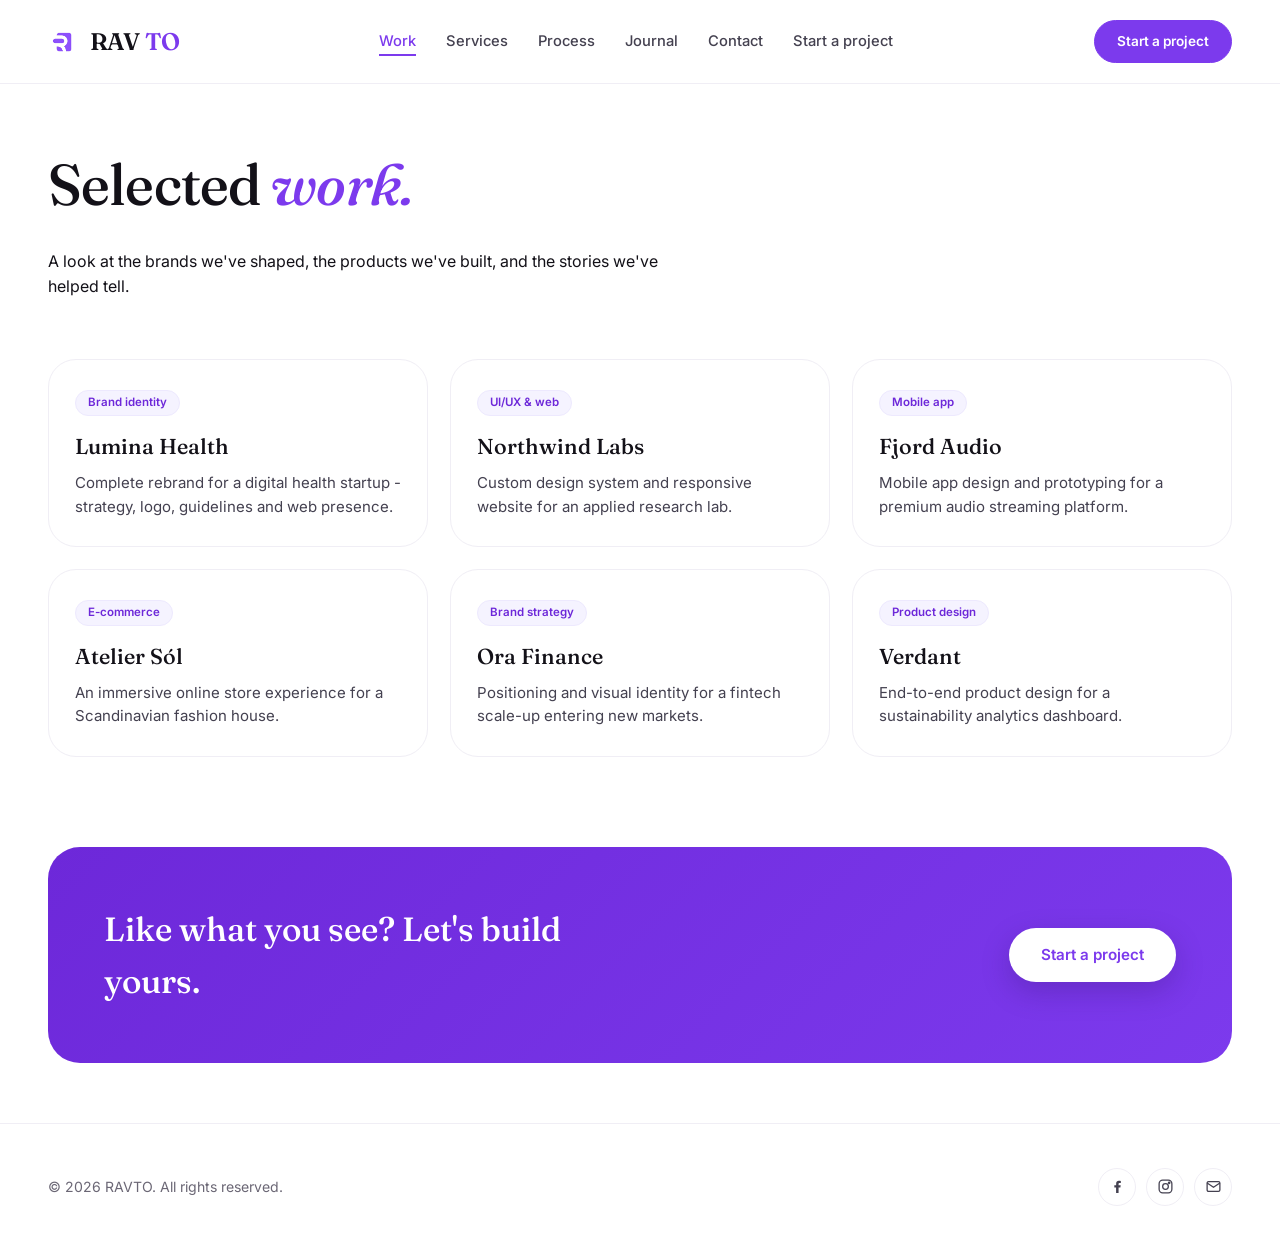
<file: work.html>
<!DOCTYPE html>
<html lang="en">
<head>
<meta charset="UTF-8">
<meta name="viewport" content="width=device-width, initial-scale=1.0">
<title>Work - RAVTO</title>
<meta name="description" content="Selected brand, product and web design work from RAVTO.">
<meta property="og:title" content="Work - RAVTO">
<meta property="og:type" content="website">
<link rel="icon" type="image/svg+xml" href="/assets/favicon.svg">
<meta property="og:image" content="https://ravto.pages.dev/assets/og-image.png">
<meta property="og:image:width" content="1200">
<meta property="og:image:height" content="630">
<meta property="og:image:alt" content="RAVTO — Brand & digital design studio">
<link rel="canonical" href="https://ravto.pages.dev/work.html">
<link rel="preconnect" href="https://fonts.googleapis.com">
<link rel="preconnect" href="https://fonts.gstatic.com" crossorigin>
<link href="https://fonts.googleapis.com/css2?family=Fraunces:ital,wght@0,500;0,600;1,500&family=Inter:wght@400;500;600;700&display=swap" rel="stylesheet">
<link rel="stylesheet" href="/css/style.css">
</head>
<body>

<nav class="navbar">
  <div class="container">
    <a href="/" class="logo" aria-label="RAVTO home">
      <img src="/assets/favicon.svg" alt="RAVTO logo" class="logo-mark">
      RAV<span class="logo-accent">TO</span>
    </a>
    <ul class="nav-links" id="navLinks">
      <li><a href="/work.html" aria-current="page">Work</a></li>
      <li><a href="/services.html">Services</a></li>
      <li><a href="/process.html">Process</a></li>
      <li><a href="/blog.html">Journal</a></li>
      <li><a href="/contact.html">Contact</a></li>
      <li><a href="/contact.html" class="nav-cta-mobile">Start a project</a></li>
    </ul>
    <div class="nav-right">
      <a href="/contact.html" class="nav-cta">Start a project</a>
      <button class="nav-toggle" id="navToggle" aria-label="Toggle menu" aria-expanded="false" aria-controls="navLinks">
        <span></span><span></span><span></span>
      </button>
    </div>
  </div>
</nav>

<main>
  <section class="page-hero">
    <div class="container">
      <h1>Selected <em>work.</em></h1>
      <p class="hero-sub">A look at the brands we've shaped, the products we've built, and the stories we've helped tell.</p>
    </div>
  </section>

  <div class="container">
    <div class="work-grid" style="margin-top: 40px;">
      <div class="work-card">
        <span class="work-tag">Brand identity</span>
        <h3>Lumina Health</h3>
        <p>Complete rebrand for a digital health startup - strategy, logo, guidelines and web presence.</p>
      </div>
      <div class="work-card">
        <span class="work-tag">UI/UX &amp; web</span>
        <h3>Northwind Labs</h3>
        <p>Custom design system and responsive website for an applied research lab.</p>
      </div>
      <div class="work-card">
        <span class="work-tag">Mobile app</span>
        <h3>Fjord Audio</h3>
        <p>Mobile app design and prototyping for a premium audio streaming platform.</p>
      </div>
      <div class="work-card">
        <span class="work-tag">E-commerce</span>
        <h3>Atelier Sól</h3>
        <p>An immersive online store experience for a Scandinavian fashion house.</p>
      </div>
      <div class="work-card">
        <span class="work-tag">Brand strategy</span>
        <h3>Ora Finance</h3>
        <p>Positioning and visual identity for a fintech scale-up entering new markets.</p>
      </div>
      <div class="work-card">
        <span class="work-tag">Product design</span>
        <h3>Verdant</h3>
        <p>End-to-end product design for a sustainability analytics dashboard.</p>
      </div>
    </div>

    <div class="cta-band">
      <h2>Like what you see? Let's build yours.</h2>
      <a href="/contact.html" class="btn-primary">Start a project</a>
    </div>
  </div>
</main>

<footer class="site-footer">
  <div class="container">
    <p class="footer-copy">© 2026 RAVTO. All rights reserved.</p>
    <ul class="footer-social">
      <li><a href="https://www.facebook.com/RavtoSoftwareCompany" target="_blank" rel="noopener" aria-label="RAVTO on Facebook">
        <svg viewBox="0 0 24 24" fill="currentColor" aria-hidden="true"><path d="M13.5 21v-7.6h2.6l.4-3h-3V8.4c0-.9.3-1.5 1.6-1.5h1.6V4.2C15.8 4.1 14.9 4 13.8 4c-2.2 0-3.7 1.3-3.7 3.8v2.6H7.5v3H10V21h3.5Z"/></svg>
      </a></li>
      <li><a href="https://instagram.com/ravt0" target="_blank" rel="noopener" aria-label="RAVTO on Instagram">
        <svg viewBox="0 0 24 24" fill="none" stroke="currentColor" stroke-width="1.8" aria-hidden="true"><rect x="3" y="3" width="18" height="18" rx="5"/><circle cx="12" cy="12" r="4"/><circle cx="17.2" cy="6.8" r="1"/></svg>
      </a></li>
      <li><a href="mailto:contact.ravto@gmail.com" aria-label="Email RAVTO">
        <svg viewBox="0 0 24 24" fill="none" stroke="currentColor" stroke-width="1.8" aria-hidden="true"><rect x="3" y="5" width="18" height="14" rx="2"/><path d="m3 7 9 6 9-6"/></svg>
      </a></li>
    </ul>
  </div>
</footer>

<button class="back-to-top" aria-label="Back to top">
  <svg viewBox="0 0 24 24" fill="none" stroke="currentColor" stroke-width="2" stroke-linecap="round" stroke-linejoin="round" aria-hidden="true"><line x1="12" y1="19" x2="12" y2="5"/><polyline points="5 12 12 5 19 12"/></svg>
</button>

<script src="/js/main.js" defer></script>
</body>
</html>
</file>
<file: css/style.css>
/* ==========================================================================
   RAVTO - design tokens
   ========================================================================== */
:root {
  --purple-900: #2e1065;
  --purple-700: #6d28d9;
  --purple-600: #7c3aed;
  --purple-100: #ede9fe;
  --purple-50:  #f5f3ff;

  --ink:        #131118;
  --gray-700:   #444150;
  --gray-500:   #6b6775;
  --gray-300:   #d8d5e0;
  --gray-100:   #f0eef5;
  --white:      #ffffff;

  --font-display: 'Fraunces', Georgia, 'Times New Roman', serif;
  --font-body: 'Inter', -apple-system, BlinkMacSystemFont, 'Segoe UI', Roboto, Helvetica, sans-serif;

  --radius-lg: 28px;
  --radius-md: 18px;
  --radius-sm: 10px;
  --radius-pill: 999px;

  --shadow-hover: 0 20px 48px rgba(76, 29, 149, 0.10);
  --shadow-btn: 0 10px 28px rgba(124, 58, 237, 0.28);
  --shadow-card: 0 12px 26px rgba(46, 16, 101, 0.10);

  --ease-spring: cubic-bezier(0.34, 1.56, 0.64, 1);
  --max-width: 1240px;
}

/* ==========================================================================
   Reset & base
   ========================================================================== */
*, *::before, *::after { box-sizing: border-box; }
* { margin: 0; padding: 0; }

html { scroll-behavior: smooth; }

@media (prefers-reduced-motion: reduce) {
  html { scroll-behavior: auto; }
  *, *::before, *::after {
    animation-duration: 0.001ms !important;
    animation-iteration-count: 1 !important;
    transition-duration: 0.001ms !important;
    scroll-behavior: auto !important;
  }
}

body {
  background: var(--white);
  color: var(--ink);
  font-family: var(--font-body);
  font-weight: 400;
  line-height: 1.55;
  -webkit-font-smoothing: antialiased;
  overflow-x: hidden;
}

img { max-width: 100%; display: block; }

a { color: inherit; }

.container {
  max-width: var(--max-width);
  margin: 0 auto;
  padding: 0 28px;
}

:focus-visible {
  outline: 2px solid var(--purple-600);
  outline-offset: 3px;
  border-radius: 4px;
}

.visually-hidden {
  position: absolute;
  width: 1px; height: 1px;
  overflow: hidden;
  clip: rect(0 0 0 0);
  white-space: nowrap;
}

/* ==========================================================================
   Navbar
   ========================================================================== */
.navbar {
  position: sticky;
  top: 0;
  background: rgba(255, 255, 255, 0.92);
  backdrop-filter: blur(10px);
  padding: 20px 0;
  border-bottom: 1px solid var(--gray-100);
  z-index: 500;
  transition: box-shadow 0.3s ease, padding 0.3s ease;
}
.navbar.is-scrolled {
  box-shadow: 0 4px 24px rgba(46, 16, 101, 0.06);
  padding: 13px 0;
}
.navbar .container {
  display: flex;
  justify-content: space-between;
  align-items: center;
  gap: 20px;
}

.logo {
  display: flex;
  align-items: center;
  gap: 8px;
  font-family: var(--font-display);
  font-size: 1.5rem;
  font-weight: 600;
  letter-spacing: -0.045em;
  color: var(--ink);
  text-decoration: none;
  flex-shrink: 0;
}
.logo .logo-mark {
  width: 32px;
  height: 32px;
  object-fit: contain;
  border-radius: 8px;
  margin-right: 2px;
}
.logo .logo-accent {
  color: var(--purple-600);
  margin-left: -0.09em;
}

.nav-links {
  display: flex;
  gap: 30px;
  font-size: 0.92rem;
  font-weight: 500;
  list-style: none;
}
.nav-links a {
  text-decoration: none;
  color: var(--gray-700);
  position: relative;
  padding-bottom: 4px;
  transition: color 0.2s ease;
}
.nav-links a::after {
  content: '';
  position: absolute;
  bottom: -2px; left: 0;
  width: 0; height: 2px;
  background: var(--purple-600);
  transition: width 0.3s ease;
}
.nav-links a:hover { color: var(--ink); }
.nav-links a:hover::after { width: 100%; }
.nav-links a[aria-current="page"] { color: var(--purple-600); }
.nav-links a[aria-current="page"]::after { width: 100%; }

.nav-right {
  display: flex;
  align-items: center;
  gap: 14px;
}

.nav-cta {
  background: var(--purple-600);
  border: 1px solid var(--purple-600);
  color: var(--white);
  padding: 10px 22px;
  border-radius: var(--radius-pill);
  font-weight: 600;
  font-size: 0.85rem;
  text-decoration: none;
  white-space: nowrap;
  transition: transform 0.25s var(--ease-spring), box-shadow 0.25s ease, background 0.25s ease;
  display: inline-block;
}
.nav-cta:hover {
  background: var(--purple-700);
  transform: translateY(-2px);
  box-shadow: var(--shadow-btn);
}

.nav-toggle {
  display: none;
  background: none;
  border: none;
  cursor: pointer;
  width: 40px; height: 40px;
  padding: 8px;
  flex-direction: column;
  justify-content: center;
  gap: 5px;
}
.nav-toggle span {
  display: block;
  height: 2px;
  background: var(--ink);
  border-radius: 2px;
  transition: transform 0.3s var(--ease-spring), opacity 0.2s ease;
}
.nav-toggle[aria-expanded="true"] span:nth-child(1) { transform: translateY(7px) rotate(45deg); }
.nav-toggle[aria-expanded="true"] span:nth-child(2) { opacity: 0; }
.nav-toggle[aria-expanded="true"] span:nth-child(3) { transform: translateY(-7px) rotate(-45deg); }

/* ==========================================================================
   Hero
   ========================================================================== */
.hero {
  padding: 76px 0 56px;
  overflow: hidden;
}
.hero .hero-grid {
  display: grid;
  grid-template-columns: 1.1fr 0.9fr;
  gap: 40px;
  align-items: center;
}
.hero-media {
  display: flex;
  justify-content: center;
  align-items: center;
  min-height: 320px;
}

/* --------------------------------------------------------------------------
   Hero scene — clean floating cards
   -------------------------------------------------------------------------- */
.hero-scene {
  position: relative;
  width: 100%;
  max-width: 400px;
  margin-inline: auto;
  aspect-ratio: 1 / 1;
  perspective: 1400px;
  overflow: visible;
}

.scene-card {
  position: absolute;
  background: var(--white);
  border: 1px solid var(--gray-100);
  border-radius: 18px;
  box-shadow: var(--shadow-card);
}

/* Browser mock: center */
.scene-browser {
  width: 68%;
  left: 16%;
  top: 18%;
  padding: 14px;
  transform-style: preserve-3d;
  z-index: 1;
  animation: floatBrowser 7s ease-in-out infinite;
}
.browser-bar {
  display: flex;
  gap: 5px;
  margin-bottom: 12px;
}
.browser-bar span {
  width: 8px;
  height: 8px;
  border-radius: 50%;
  background: var(--gray-300);
}
.browser-bar span:first-child { background: var(--purple-600); }
.browser-body .line {
  height: 8px;
  border-radius: 4px;
  background: var(--gray-100);
  margin-bottom: 8px;
}
.line-lg { width: 90%; background: var(--purple-100); }
.line-md { width: 65%; }
.line-sm { width: 40%; margin-top: 12px; margin-bottom: 0; }
.browser-blocks {
  display: flex;
  gap: 6px;
  margin: 12px 0 8px;
}
.browser-blocks .block {
  flex: 1;
  aspect-ratio: 1 / 0.8;
  border-radius: 8px;
  background: var(--purple-50);
  border: 1px solid var(--purple-100);
}
.browser-blocks .block:nth-child(2) {
  background: var(--purple-600);
  border-color: var(--purple-600);
}

/* Terminal: TOP-LEFT */
.scene-terminal {
  width: 36%;
  padding: 3%;
  top: 2%;
  left: 0%;
  border-radius: 14px;
  z-index: 5;
  animation: floatTerminal 6.8s ease-in-out infinite 0.2s;
}
.terminal-bar {
  display: flex;
  gap: 5%;
  margin-bottom: 6%;
}
.terminal-bar span {
  width: 6px;
  height: 6px;
  border-radius: 50%;
  background: var(--gray-300);
}
.terminal-bar span:nth-child(1) { background: #ff5f57; }
.terminal-bar span:nth-child(2) { background: #febc2e; }
.terminal-bar span:nth-child(3) { background: #28c840; }

.terminal-body {
  display: flex;
  flex-direction: column;
  gap: 3px;
  font-family: 'SF Mono', 'Fira Code', Menlo, monospace;
  font-size: clamp(8px, 1.8vw, 11px);
  line-height: 1.4;
  white-space: nowrap;
  overflow: hidden;
}
.t-line { display: block; }
.t-green  { color: #16a34a; font-weight: 600; }
.t-purple { color: var(--purple-600); font-weight: 600; }
.t-dim    { color: var(--gray-500); }

/* Palette: TOP-RIGHT */
.scene-palette {
  width: 30%;
  aspect-ratio: 2 / 1;
  padding: 3%;
  top: 2%;
  right: 0%;
  display: flex;
  gap: 4%;
  align-items: flex-end;
  z-index: 6;
  animation: floatPalette 6s ease-in-out infinite 0.3s;
}
.swatch {
  flex: 1;
  height: 60%;
  border-radius: 4px;
}
.swatch-1 { background: var(--purple-600); }
.swatch-2 { background: var(--purple-100); height: 45%; }
.swatch-3 { background: var(--ink); height: 32%; }
.swatch-4 { background: var(--white); border: 1.5px solid var(--gray-300); height: 22%; }

/* Chart: TOP-CENTER-RIGHT */
.scene-chart {
  width: 20%;
  aspect-ratio: 1 / 0.9;
  top: 4%;
  right: 34%;
  left: auto;
  padding: 6%;
  display: flex;
  align-items: flex-end;
  z-index: 6;
  animation: floatChart 6.4s ease-in-out infinite 0.7s;
}
.chart-bars {
  display: flex;
  align-items: flex-end;
  gap: 8%;
  width: 100%;
  height: 100%;
}
.chart-bars span {
  flex: 1;
  border-radius: 3px 3px 0 0;
  background: var(--purple-100);
  min-height: 4px;
}
.chart-bars span:nth-child(3) { background: var(--purple-600); }
.chart-bars span:nth-child(5) { background: var(--purple-600); }

/* Code chip: LEFT */
.scene-code {
  width: 14%;
  aspect-ratio: 1;
  left: 0%;
  bottom: 40%;
  display: flex;
  align-items: center;
  justify-content: center;
  color: var(--purple-600);
  z-index: 6;
  animation: floatCode 6.5s ease-in-out infinite 0.6s;
}
.scene-code svg { width: 55%; height: 55%; }

/* Phone: BOTTOM-LEFT */
.scene-phone {
  width: 15%;
  aspect-ratio: 9 / 17;
  left: 8%;
  bottom: 4%;
  padding: 4% 3%;
  border-radius: 12px;
  z-index: 3;
  animation: floatPhone 7.2s ease-in-out infinite 0.4s;
}
.phone-notch {
  width: 40%;
  height: 3px;
  border-radius: 999px;
  background: var(--gray-300);
  margin: 0 auto 8%;
}
.phone-screen {
  display: flex;
  flex-direction: column;
  gap: 6%;
  height: 100%;
}
.p-line {
  height: 5%;
  border-radius: 3px;
  background: var(--gray-100);
}
.p-lg { width: 80%; background: var(--purple-100); }
.p-md { width: 55%; }
.p-sm { width: 40%; margin-top: auto; }
.p-block {
  width: 100%;
  flex: 1;
  border-radius: 6px;
  background: linear-gradient(135deg, var(--purple-100), var(--purple-50));
  border: 1px solid var(--purple-100);
}

/* Cursor: BOTTOM-RIGHT */
.scene-cursor {
  width: 11%;
  aspect-ratio: 1;
  right: 10%;
  bottom: 18%;
  background: none;
  border: none;
  box-shadow: none;
  color: var(--purple-700);
  z-index: 7;
  animation: floatCursor 5.5s ease-in-out infinite 0.9s;
}
.scene-cursor svg {
  width: 100%;
  height: 100%;
  filter: drop-shadow(0 10px 14px rgba(76, 29, 149, 0.25));
}

/* Gear: BOTTOM-RIGHT corner */
.scene-gear {
  width: 11%;
  aspect-ratio: 1;
  right: 0%;
  bottom: 4%;
  display: grid;
  place-items: center;
  color: var(--purple-600);
  background: var(--white);
  border: 1px solid var(--gray-100);
  border-radius: 50%;
  box-shadow: 0 10px 22px rgba(46, 16, 101, 0.14);
  z-index: 7;
  animation: spinGear 14s linear infinite;
}
.scene-gear svg { width: 55%; height: 55%; }

/* 3D orbs */
.scene-orb {
  position: absolute;
  width: 14%;
  aspect-ratio: 1;
  top: 42%;
  right: 4%;
  border-radius: 50%;
  background: radial-gradient(circle at 30% 30%, #a78bfa, var(--purple-700) 70%);
  box-shadow:
    inset -6px -8px 16px rgba(46, 16, 101, 0.35),
    0 12px 26px rgba(76, 29, 149, 0.22);
  z-index: 4;
  animation: floatOrb 8s ease-in-out infinite;
  pointer-events: none;
}
.scene-orb-2 {
  position: absolute;
  width: 8%;
  aspect-ratio: 1;
  top: 62%;
  left: 0%;
  border-radius: 50%;
  background: radial-gradient(circle at 30% 30%, #c4b5fd, var(--purple-600) 70%);
  box-shadow:
    inset -4px -6px 12px rgba(46, 16, 101, 0.3),
    0 8px 18px rgba(76, 29, 149, 0.2);
  z-index: 4;
  animation: floatOrb 9s ease-in-out infinite reverse;
  pointer-events: none;
}

/* Ambient dots */
.scene-dot {
  position: absolute;
  border-radius: 50%;
  background: var(--purple-600);
  pointer-events: none;
  z-index: 8;
}
.scene-dot-1 { width: 8px;  height: 8px;  top: 12%;    left: 50%;  opacity: 0.5; }
.scene-dot-2 { width: 12px; height: 12px; bottom: 46%; right: 12%; opacity: 0.3; }
.scene-dot-3 { width: 6px;  height: 6px;  bottom: 20%; left: 44%;  opacity: 0.4; }

/* Keyframes */
@keyframes floatBrowser {
  0%, 100% { transform: rotateY(-9deg) rotateX(5deg) rotateZ(-2deg) translateY(0); }
  50%      { transform: rotateY(-9deg) rotateX(5deg) rotateZ(-2deg) translateY(-10px); }
}
@keyframes floatPalette {
  0%, 100% { transform: rotateZ(6deg) translateY(0); }
  50%      { transform: rotateZ(6deg) translateY(-12px); }
}
@keyframes floatCode {
  0%, 100% { transform: rotateZ(-8deg) translateY(0); }
  50%      { transform: rotateZ(-8deg) translateY(8px); }
}
@keyframes floatCursor {
  0%, 100% { transform: rotateZ(6deg) translateY(0); }
  50%      { transform: rotateZ(6deg) translateY(-9px); }
}
@keyframes floatTerminal {
  0%, 100% { transform: rotateZ(-4deg) translateY(0); }
  50%      { transform: rotateZ(-4deg) translateY(-9px); }
}
@keyframes floatPhone {
  0%, 100% { transform: rotateZ(-6deg) translateY(0); }
  50%      { transform: rotateZ(-6deg) translateY(-11px); }
}
@keyframes floatChart {
  0%, 100% { transform: rotateZ(3deg) translateY(0); }
  50%      { transform: rotateZ(3deg) translateY(-8px); }
}
@keyframes floatOrb {
  0%, 100% { transform: translate(0, 0) scale(1); }
  50%      { transform: translate(-6px, -10px) scale(1.06); }
}
@keyframes spinGear {
  from { transform: rotate(0deg); }
  to   { transform: rotate(360deg); }
}

@media (prefers-reduced-motion: reduce) {
  .scene-browser,
  .scene-palette,
  .scene-code,
  .scene-cursor,
  .scene-terminal,
  .scene-phone,
  .scene-chart,
  .scene-gear,
  .scene-orb,
  .scene-orb-2 { animation: none; }
}

/* ==========================================================================
   Hero copy
   ========================================================================== */
.eyebrow-plain {
  font-size: 0.95rem;
  color: var(--purple-600);
  font-weight: 600;
  margin-bottom: 18px;
}
.hero h1 {
  font-family: var(--font-display);
  font-size: clamp(2.6rem, 5.4vw, 4.6rem);
  font-weight: 500;
  line-height: 1.06;
  letter-spacing: -0.02em;
  max-width: 880px;
  color: var(--ink);
}
.hero h1 em {
  font-style: italic;
  color: var(--purple-600);
}
.hero .hero-sub {
  margin-top: 26px;
  font-size: 1.15rem;
  color: var(--gray-700);
  max-width: 560px;
  font-weight: 400;
}
.hero .hero-actions {
  display: flex;
  gap: 16px;
  margin-top: 36px;
  flex-wrap: wrap;
}

/* ==========================================================================
   Scroll reveal
   ========================================================================== */
.reveal {
  opacity: 0;
  transform: translateY(22px);
  transition: opacity 0.7s cubic-bezier(0.22, 1, 0.36, 1),
              transform 0.7s cubic-bezier(0.22, 1, 0.36, 1);
  will-change: opacity, transform;
}
.reveal.is-visible {
  opacity: 1;
  transform: translateY(0);
}
@media (prefers-reduced-motion: reduce) {
  .reveal { opacity: 1; transform: none; transition: none; }
}

/* ==========================================================================
   Buttons
   ========================================================================== */
.btn-primary {
  background: var(--purple-600);
  color: var(--white);
  border: none;
  padding: 15px 32px;
  border-radius: var(--radius-pill);
  font-weight: 600;
  font-size: 0.95rem;
  cursor: pointer;
  text-decoration: none;
  display: inline-block;
  box-shadow: var(--shadow-btn);
  transition: transform 0.25s var(--ease-spring), box-shadow 0.25s ease, background 0.25s ease;
}
.btn-primary:hover {
  transform: translateY(-3px);
  box-shadow: 0 16px 36px rgba(124, 58, 237, 0.36);
  background: var(--purple-700);
}
.btn-secondary {
  background: transparent;
  border: 1.5px solid var(--gray-300);
  color: var(--ink);
  padding: 14px 30px;
  border-radius: var(--radius-pill);
  font-weight: 600;
  font-size: 0.95rem;
  cursor: pointer;
  text-decoration: none;
  display: inline-block;
  transition: border-color 0.25s ease, color 0.25s ease, background 0.25s ease;
}
.btn-secondary:hover {
  border-color: var(--purple-600);
  color: var(--purple-600);
  background: var(--purple-50);
}

/* ==========================================================================
   Section headings
   ========================================================================== */
.section-head {
  display: flex;
  justify-content: space-between;
  align-items: flex-end;
  gap: 24px;
  margin: 88px 0 36px;
  border-bottom: 1px solid var(--gray-100);
  padding-bottom: 20px;
  flex-wrap: wrap;
}
.section-head h2 {
  font-family: var(--font-display);
  font-size: clamp(1.8rem, 3vw, 2.5rem);
  font-weight: 500;
  letter-spacing: -0.01em;
  color: var(--ink);
}
.section-head .section-note {
  color: var(--gray-500);
  font-size: 0.95rem;
  max-width: 360px;
}
.page-hero { padding: 56px 0 20px; }
.page-hero h1 {
  font-family: var(--font-display);
  font-size: clamp(2.4rem, 4.6vw, 3.6rem);
  font-weight: 500;
  letter-spacing: -0.015em;
  max-width: 760px;
}
.page-hero h1 em { font-style: italic; color: var(--purple-600); }
.page-hero .hero-sub { margin-top: 20px; max-width: 620px; }

/* ==========================================================================
   Service / work cards
   ========================================================================== */
.card-grid {
  display: grid;
  grid-template-columns: repeat(4, 1fr);
  gap: 20px;
}
.card {
  background: var(--white);
  border: 1px solid var(--gray-100);
  border-radius: var(--radius-lg);
  padding: 30px 24px 26px;
  transition: transform 0.3s var(--ease-spring), border-color 0.3s ease, box-shadow 0.3s ease;
}
.card:hover {
  transform: translateY(-6px);
  border-color: var(--purple-600);
  box-shadow: var(--shadow-hover);
}
.card .card-icon {
  width: 46px; height: 46px;
  display: flex; align-items: center; justify-content: center;
  background: var(--purple-50);
  border-radius: var(--radius-sm);
  color: var(--purple-600);
  margin-bottom: 18px;
}
.card .card-icon svg { width: 22px; height: 22px; }
.card h3 {
  font-size: 1.12rem;
  font-weight: 600;
  letter-spacing: -0.01em;
  margin-bottom: 6px;
}
.card p {
  color: var(--gray-700);
  font-size: 0.92rem;
  line-height: 1.55;
}
.card .card-tags {
  list-style: none;
  display: flex;
  flex-wrap: wrap;
  gap: 5px 10px;
  margin-top: 14px;
}
.card .card-tags li {
  font-size: 0.78rem;
  color: var(--purple-700);
  background: var(--purple-50);
  padding: 3px 11px;
  border-radius: var(--radius-pill);
  border: 1px solid var(--purple-100);
}

.work-grid {
  display: grid;
  grid-template-columns: repeat(3, 1fr);
  gap: 22px;
}
.work-card {
  background: var(--white);
  border: 1px solid var(--gray-100);
  border-radius: var(--radius-lg);
  padding: 28px 26px;
  transition: transform 0.3s var(--ease-spring), border-color 0.3s ease, box-shadow 0.3s ease;
}
.work-card:hover {
  transform: translateY(-5px);
  border-color: var(--purple-600);
  box-shadow: var(--shadow-hover);
}
.work-tag {
  display: inline-block;
  font-size: 0.72rem;
  font-weight: 600;
  color: var(--purple-700);
  background: var(--purple-50);
  border: 1px solid var(--purple-100);
  padding: 3px 12px;
  border-radius: var(--radius-pill);
  margin-bottom: 14px;
}
.work-card h3 {
  font-family: var(--font-display);
  font-size: 1.35rem;
  font-weight: 500;
  margin-bottom: 8px;
}
.work-card p { color: var(--gray-700); font-size: 0.94rem; }

/* ==========================================================================
   Process rows
   ========================================================================== */
.process-list {
  display: flex;
  flex-direction: column;
  margin-top: 8px;
}
.process-row {
  display: grid;
  grid-template-columns: 64px 1fr 1.3fr;
  gap: 32px;
  padding: 40px 0;
  border-top: 1px solid var(--gray-100);
}
.process-row:first-child { border-top: none; padding-top: 4px; }
.process-index {
  font-family: var(--font-display);
  font-size: 1.9rem;
  font-weight: 500;
  color: var(--purple-600);
}
.process-heading {
  font-size: 1.5rem;
  font-weight: 600;
  letter-spacing: -0.01em;
}
.process-heading small {
  display: block;
  font-weight: 400;
  color: var(--gray-500);
  font-size: 0.85rem;
  margin-top: 6px;
}
.process-copy { color: var(--gray-700); font-size: 0.98rem; }
.process-copy p + p { margin-top: 10px; }

/* ==========================================================================
   Statement
   ========================================================================== */
.statement {
  background: var(--purple-50);
  border-radius: 32px;
  padding: 56px;
  margin: 90px 0;
  border: 1px solid var(--purple-100);
}
.statement h2 {
  font-family: var(--font-display);
  font-size: clamp(1.8rem, 3.2vw, 2.4rem);
  font-weight: 500;
  max-width: 700px;
  color: var(--ink);
}
.statement p {
  margin-top: 18px;
  max-width: 620px;
  color: var(--gray-700);
  font-size: 1.05rem;
}
.statement .statement-sign {
  margin-top: 22px;
  color: var(--purple-700);
  font-weight: 600;
  font-size: 0.95rem;
}

/* ==========================================================================
   Blog
   ========================================================================== */
.blog-filters {
  display: flex;
  gap: 10px;
  flex-wrap: wrap;
  margin: 36px 0 44px;
}
.filter-btn {
  background: var(--white);
  border: 1.5px solid var(--gray-300);
  color: var(--gray-700);
  padding: 8px 20px;
  border-radius: var(--radius-pill);
  font-size: 0.82rem;
  font-weight: 600;
  cursor: pointer;
  transition: all 0.2s ease;
}
.filter-btn:hover { border-color: var(--purple-600); color: var(--purple-600); }
.filter-btn[aria-pressed="true"] {
  background: var(--purple-600);
  border-color: var(--purple-600);
  color: var(--white);
}
.blog-grid {
  display: grid;
  grid-template-columns: repeat(2, 1fr);
  gap: 28px;
}
.blog-card {
  background: var(--white);
  border: 1px solid var(--gray-100);
  border-radius: var(--radius-lg);
  padding: 34px 30px 28px;
  display: flex;
  flex-direction: column;
  transition: transform 0.3s var(--ease-spring), border-color 0.3s ease, box-shadow 0.3s ease;
}
.blog-card:hover {
  transform: translateY(-5px);
  border-color: var(--purple-600);
  box-shadow: var(--shadow-hover);
}
.blog-cat {
  display: inline-block;
  align-self: flex-start;
  font-size: 0.7rem;
  font-weight: 600;
  color: var(--purple-700);
  background: var(--purple-50);
  border: 1px solid var(--purple-100);
  padding: 3px 12px;
  border-radius: var(--radius-pill);
  margin-bottom: 14px;
}
.blog-card h3 {
  font-family: var(--font-display);
  font-size: 1.5rem;
  font-weight: 500;
  letter-spacing: -0.01em;
  margin-bottom: 12px;
  line-height: 1.28;
}
.blog-excerpt {
  color: var(--gray-700);
  font-size: 1rem;
  line-height: 1.7;
  flex: 1;
  margin-bottom: 22px;
}
.blog-excerpt p + p { margin-top: 12px; }
.blog-meta {
  display: flex;
  justify-content: space-between;
  font-size: 0.78rem;
  color: var(--gray-500);
  border-top: 1px solid var(--gray-100);
  padding-top: 14px;
}

/* ==========================================================================
   Contact
   ========================================================================== */
.contact-grid {
  display: grid;
  grid-template-columns: 1fr 1fr;
  gap: 60px;
  margin: 50px 0 80px;
}
.contact-form {
  display: flex;
  flex-direction: column;
  gap: 18px;
}
.field label {
  display: block;
  font-size: 0.85rem;
  font-weight: 600;
  margin-bottom: 7px;
  color: var(--ink);
}
.field input,
.field textarea {
  width: 100%;
  border: 1.5px solid var(--gray-300);
  border-radius: var(--radius-sm);
  padding: 13px 16px;
  font-family: var(--font-body);
  font-size: 0.95rem;
  color: var(--ink);
  background: var(--white);
  transition: border-color 0.2s ease;
}
.field input:focus,
.field textarea:focus {
  border-color: var(--purple-600);
  outline: none;
}
.field textarea { resize: vertical; min-height: 130px; }
.form-note { font-size: 0.82rem; color: var(--gray-500); }

.contact-side {
  background: var(--purple-50);
  border: 1px solid var(--purple-100);
  border-radius: var(--radius-lg);
  padding: 40px;
  height: fit-content;
}
.contact-side h3 {
  font-size: 1.2rem;
  font-weight: 600;
  margin-bottom: 18px;
}
.contact-link-list {
  list-style: none;
  display: flex;
  flex-direction: column;
  gap: 14px;
}
.contact-link-list a {
  display: flex;
  align-items: center;
  gap: 12px;
  text-decoration: none;
  color: var(--ink);
  font-weight: 500;
  font-size: 0.96rem;
  transition: color 0.2s ease;
}
.contact-link-list a:hover { color: var(--purple-600); }
.contact-link-list .icon-badge {
  width: 34px; height: 34px;
  border-radius: 50%;
  background: var(--white);
  border: 1px solid var(--purple-100);
  display: flex; align-items: center; justify-content: center;
  color: var(--purple-600);
  flex-shrink: 0;
}
.contact-link-list .icon-badge svg { width: 16px; height: 16px; }
.contact-side .hours {
  margin-top: 26px;
  padding-top: 22px;
  border-top: 1px solid var(--purple-100);
  color: var(--gray-700);
  font-size: 0.9rem;
  line-height: 1.7;
}

/* ==========================================================================
   CTA band
   ========================================================================== */
.cta-band {
  background: linear-gradient(135deg, var(--purple-700) 0%, var(--purple-600) 100%);
  border-radius: 32px;
  padding: 56px;
  margin: 90px 0 0;     /* was 60px — bottom removed */
  display: flex;
  justify-content: space-between;
  align-items: center;
  gap: 30px;
  flex-wrap: wrap;
}
.cta-band h2 {
  font-family: var(--font-display);
  color: var(--white);
  font-size: clamp(1.6rem, 3vw, 2.1rem);
  font-weight: 500;
  max-width: 460px;
}
.cta-band .btn-primary {
  flex-shrink: 0;
  background: var(--white);
  color: var(--purple-600);
  box-shadow: 0 10px 28px rgba(46, 16, 101, 0.25);
  transition: transform 0.25s var(--ease-spring), box-shadow 0.25s ease, background 0.25s ease;
}
.cta-band .btn-primary:hover {
  background: var(--purple-50);
  color: var(--purple-700);
  transform: translateY(-3px);
  box-shadow: 0 16px 36px rgba(0, 0, 0, 0.2);
}
/* ==========================================================================
   Footer
   ========================================================================== */
.site-footer {
  border-top: 1px solid var(--gray-100);
  padding: 44px 0 36px;
  margin-top: 60px;    /* was 20px */
}
.site-footer .container {
  display: flex;
  justify-content: space-between;
  align-items: center;
  flex-wrap: wrap;
  gap: 16px;
}
.footer-copy {
  color: var(--gray-500);
  font-size: 0.88rem;
}
.footer-social {
  display: flex;
  gap: 10px;
  list-style: none;
}
.footer-social a {
  width: 38px; height: 38px;
  border-radius: 50%;
  border: 1px solid var(--gray-100);
  display: flex; align-items: center; justify-content: center;
  color: var(--gray-700);
  text-decoration: none;
  transition: border-color 0.2s ease, color 0.2s ease, transform 0.2s ease;
}
.footer-social a:hover {
  border-color: var(--purple-600);
  color: var(--purple-600);
  transform: translateY(-2px);
}
.footer-social svg { width: 17px; height: 17px; }

/* ==========================================================================
   Back to top
   ========================================================================== */
.back-to-top {
  position: fixed;
  bottom: 28px; right: 28px;
  background: var(--purple-600);
  color: var(--white);
  border: none;
  border-radius: 50%;
  width: 48px; height: 48px;
  cursor: pointer;
  box-shadow: var(--shadow-btn);
  display: flex; align-items: center; justify-content: center;
  opacity: 0; pointer-events: none;
  transform: scale(0.85);
  transition: opacity 0.25s ease, transform 0.25s var(--ease-spring), background 0.2s ease;
  z-index: 400;
}
.back-to-top.is-visible { opacity: 1; pointer-events: auto; transform: scale(1); }
.back-to-top:hover { background: var(--purple-700); transform: translateY(-3px); }
.back-to-top svg { width: 18px; height: 18px; }

/* ==========================================================================
   Toast
   ========================================================================== */
.toast {
  position: fixed;
  bottom: 28px; left: 50%;
  transform: translate(-50%, 20px);
  background: var(--ink);
  color: var(--white);
  padding: 13px 24px;
  border-radius: var(--radius-pill);
  font-size: 0.88rem;
  font-weight: 500;
  opacity: 0;
  pointer-events: none;
  transition: opacity 0.25s ease, transform 0.25s ease;
  z-index: 999;
}
.toast.is-visible { opacity: 1; transform: translate(-50%, 0); }

/* ==========================================================================
   Responsive
   ========================================================================== */
@media (max-width: 1024px) {
  .card-grid { grid-template-columns: repeat(2, 1fr); }
  .work-grid { grid-template-columns: repeat(2, 1fr); }
  .blog-grid { grid-template-columns: repeat(2, 1fr); }
  .process-row { grid-template-columns: 1fr; gap: 10px; }
  .contact-grid { grid-template-columns: 1fr; gap: 40px; }
}

@media (max-width: 900px) {
  .hero .hero-grid { grid-template-columns: 1fr; gap: 34px; }
  .hero-media {
    order: -1;
    width: 100%;
    min-height: 0;
    margin: 0 auto;
  }
  .hero-scene {
    max-width: 360px;
    aspect-ratio: 1 / 1;
  }
}

@media (max-width: 760px) {
  .nav-links { display: none; }
  .nav-cta { display: none; }
  .nav-toggle { display: flex; }

  .nav-links.is-open {
    display: flex;
    flex-direction: column;
    position: absolute;
    top: 100%; left: 0; right: 0;
    background: var(--white);
    border-bottom: 1px solid var(--gray-100);
    padding: 28px 28px 40px;         /* was 8px 28px 24px */
    gap: 4px;                        /* was 4px — same, kintu niche a padding barabo */
    box-shadow: 0 16px 32px rgba(46, 16, 101, 0.08);
  }

  .nav-links.is-open li {
    padding: 0;                      /* li te kono extra padding nei */
  }

  .nav-links.is-open a {
    display: block;
    padding: 20px 0;                 /* was 12px 0 — more breathing room */
    border-bottom: 1px solid var(--gray-100);
    width: 100%;
    font-size: 1.05rem;              /* was inherit — slight bump */
    font-weight: 500;
  }

  .nav-links.is-open a:last-of-type {
    border-bottom: none;             /* last link er niche double border na */
  }

  .nav-links.is-open .nav-cta-mobile {
    margin-top: 20px;                /* was 10px */
    text-align: center;
    background: var(--purple-600);
    color: var(--white);
    border-radius: var(--radius-pill);
    padding: 16px 0;                 /* was 12px 0 */
    border: none;
    font-weight: 600;
    font-size: 1rem;
  }

  .card-grid { grid-template-columns: 1fr; }
  .work-grid { grid-template-columns: 1fr; }
  .blog-grid { grid-template-columns: 1fr; }
  .section-head { margin: 60px 0 28px; }
  .statement { padding: 34px 24px; margin: 60px 0; }
  .cta-band { flex-direction: column; text-align: center; padding: 40px 28px; margin: 60px 0 0; }
  .cta-band h2 { max-width: none; }
  .site-footer .container { flex-direction: column; text-align: center; }
  .back-to-top { bottom: 18px; right: 18px; width: 44px; height: 44px; }
}
@media (max-width: 640px) {
  .hero { padding: 36px 0 28px; }
  .hero-media { margin-bottom: 4px; }
  .hero-scene {
    max-width: min(82vw, 320px);
    aspect-ratio: 1 / 1;
  }

  .scene-browser  { width: 60%; left: 20%; top: 24%; padding: 10px; }
  .scene-terminal { width: 34%; top: 2%;  left: 2%; padding: 6px; }
  .scene-palette  { width: 26%; top: 2%;  right: 2%; padding: 6px; }
  .scene-phone    { width: 13%; left: 8%; bottom: 6%; padding: 3px 2px; }
  .scene-code     { width: 12%; left: 2%; bottom: 40%; }
  .scene-cursor   { width: 9%;  right: 10%; bottom: 18%; }
  .scene-gear     { width: 10%; right: 2%; bottom: 6%; }
  .scene-orb      { width: 12%; top: 44%; right: 4%; }

  .scene-chart,
  .scene-orb-2,
  .scene-dot-2,
  .scene-dot-3 { display: none; }

  .browser-bar span { width: 5px; height: 5px; }
  .browser-body .line { height: 5px; margin-bottom: 5px; }
  .line-lg { height: 6px; }
  .line-sm { margin-top: 8px; }
  .browser-blocks { gap: 4px; margin: 8px 0 6px; }
  .browser-blocks .block { border-radius: 5px; }

  .swatch { height: 55%; border-radius: 3px; }
  .swatch-2 { height: 42%; }
  .swatch-3 { height: 30%; }
  .swatch-4 { height: 20%; }

  .terminal-bar span { width: 4px; height: 4px; }
  .terminal-body { font-size: 6px; gap: 2px; }

  .phone-notch { height: 2px; margin-bottom: 6%; }
  .p-line { height: 4%; }
  .p-block { border-radius: 4px; }
}

@media (max-width: 420px) {
  .hero-scene { max-width: min(86vw, 300px); }

  .scene-orb,
  .scene-orb-2,
  .scene-chart,
  .scene-code,
  .scene-dot-3 { display: none; }

  .scene-browser  { width: 62%; left: 19%; top: 26%; padding: 9px; }
  .scene-terminal { width: 36%; top: 2%;  left: 2%; padding: 5px; }
  .scene-palette  { width: 28%; top: 2%;  right: 2%; padding: 5px; }
  .scene-phone    { width: 14%; left: 8%; bottom: 6%; }
  .scene-cursor   { width: 10%; right: 10%; bottom: 18%; }
  .scene-gear     { width: 11%; right: 2%; bottom: 6%; }

  .terminal-body { font-size: 5.5px; }
  .browser-body .line { height: 4px; }
  .line-lg { height: 5px; }
}

@media (max-width: 360px) {
  .hero-scene { max-width: min(90vw, 280px); }

  .scene-phone,
  .scene-gear,
  .scene-code,
  .scene-chart,
  .scene-orb,
  .scene-orb-2,
  .scene-dot-2,
  .scene-dot-3 { display: none; }

  .scene-browser  { width: 64%; left: 18%; top: 28%; padding: 8px; }
  .scene-terminal { width: 38%; top: 2%;  left: 2%; padding: 5px; }
  .scene-palette  { width: 30%; top: 2%;  right: 2%; padding: 5px; }
  .scene-cursor   { width: 10%; right: 10%; bottom: 22%; }

  .terminal-body { font-size: 5px; }
}
</file>
